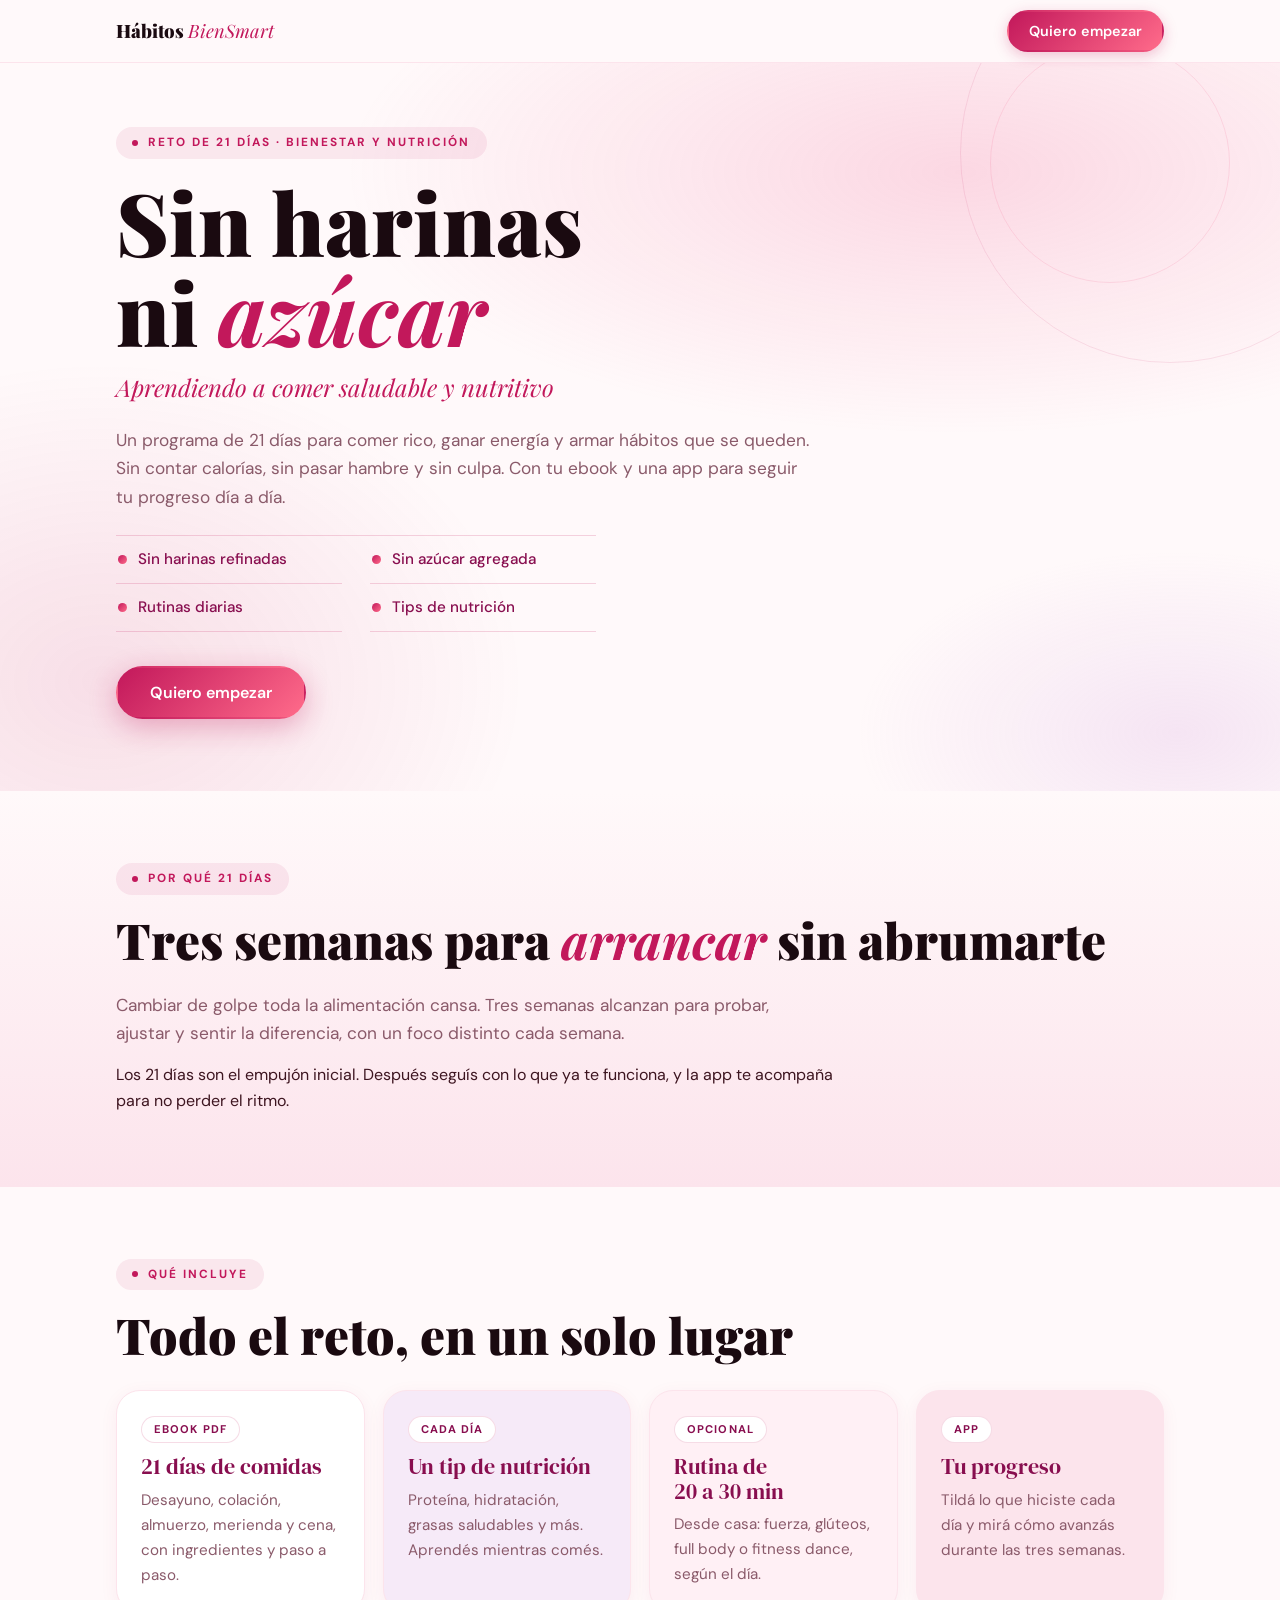
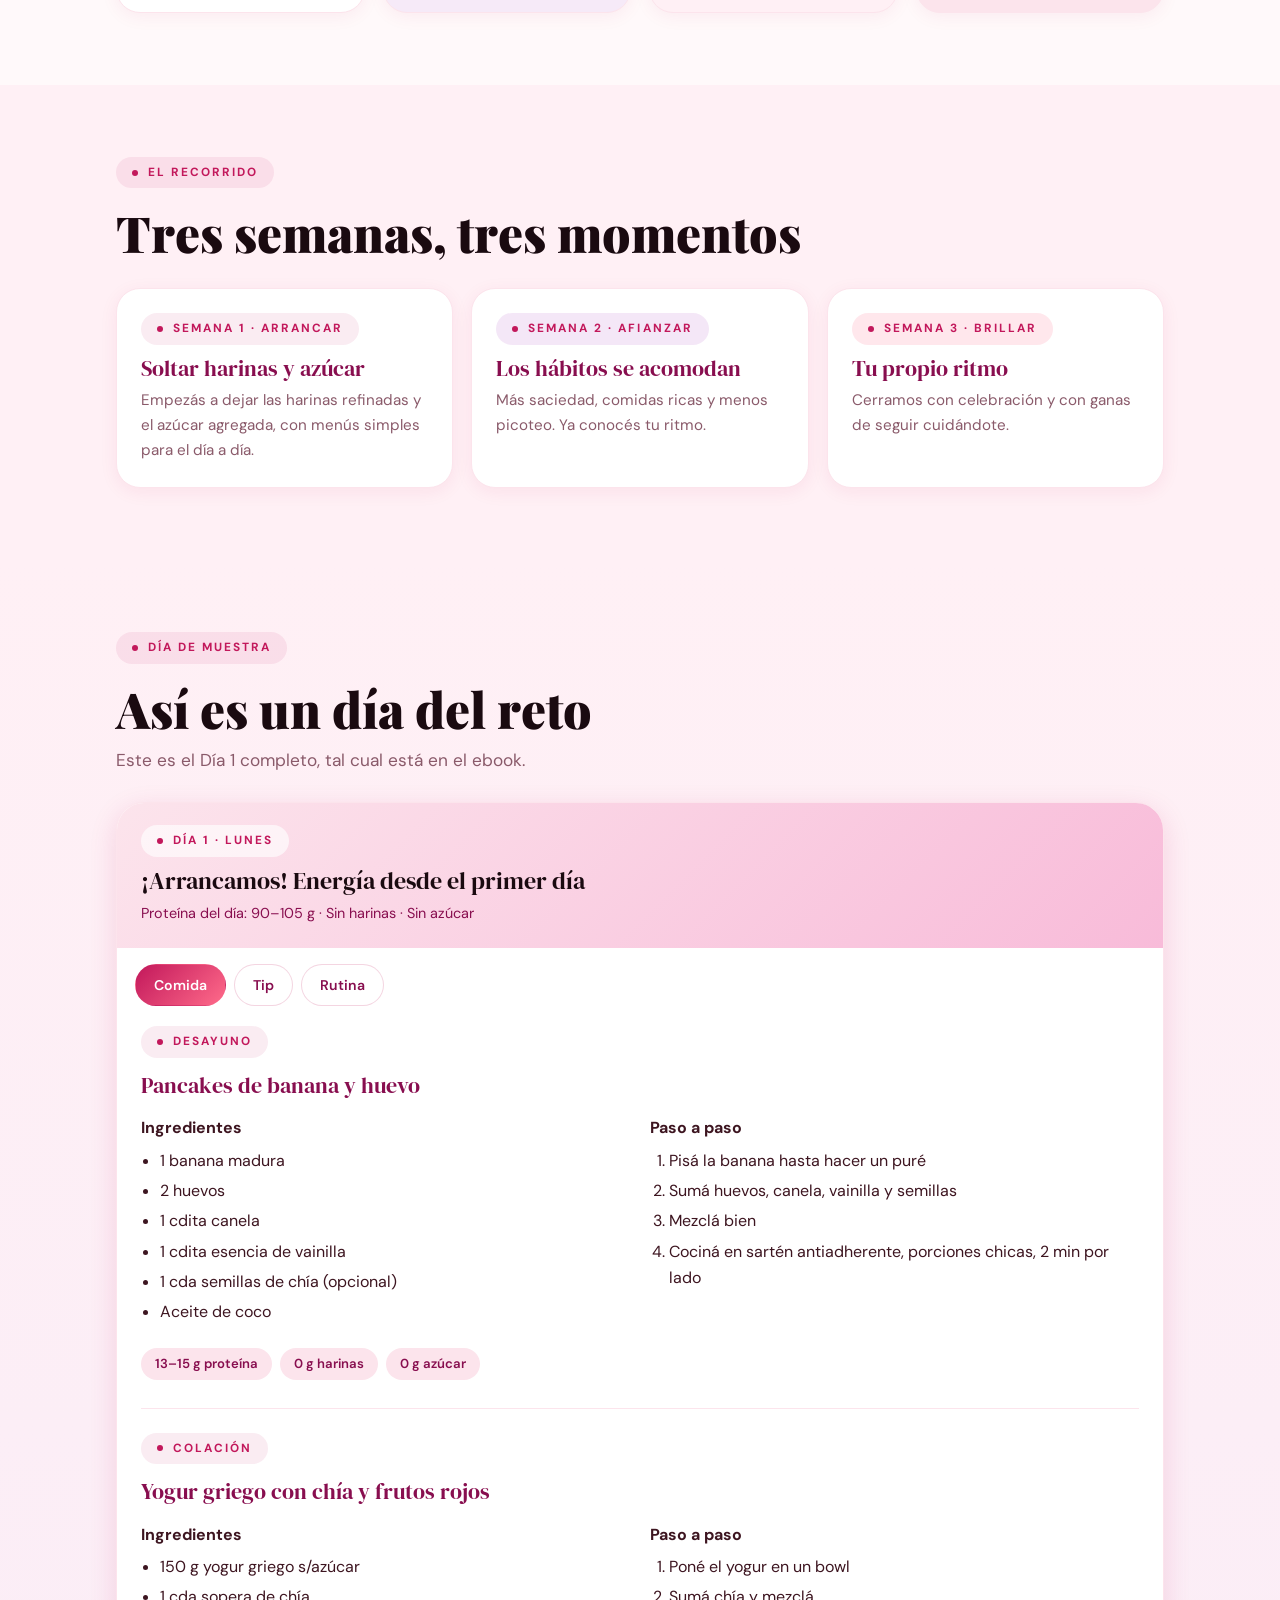
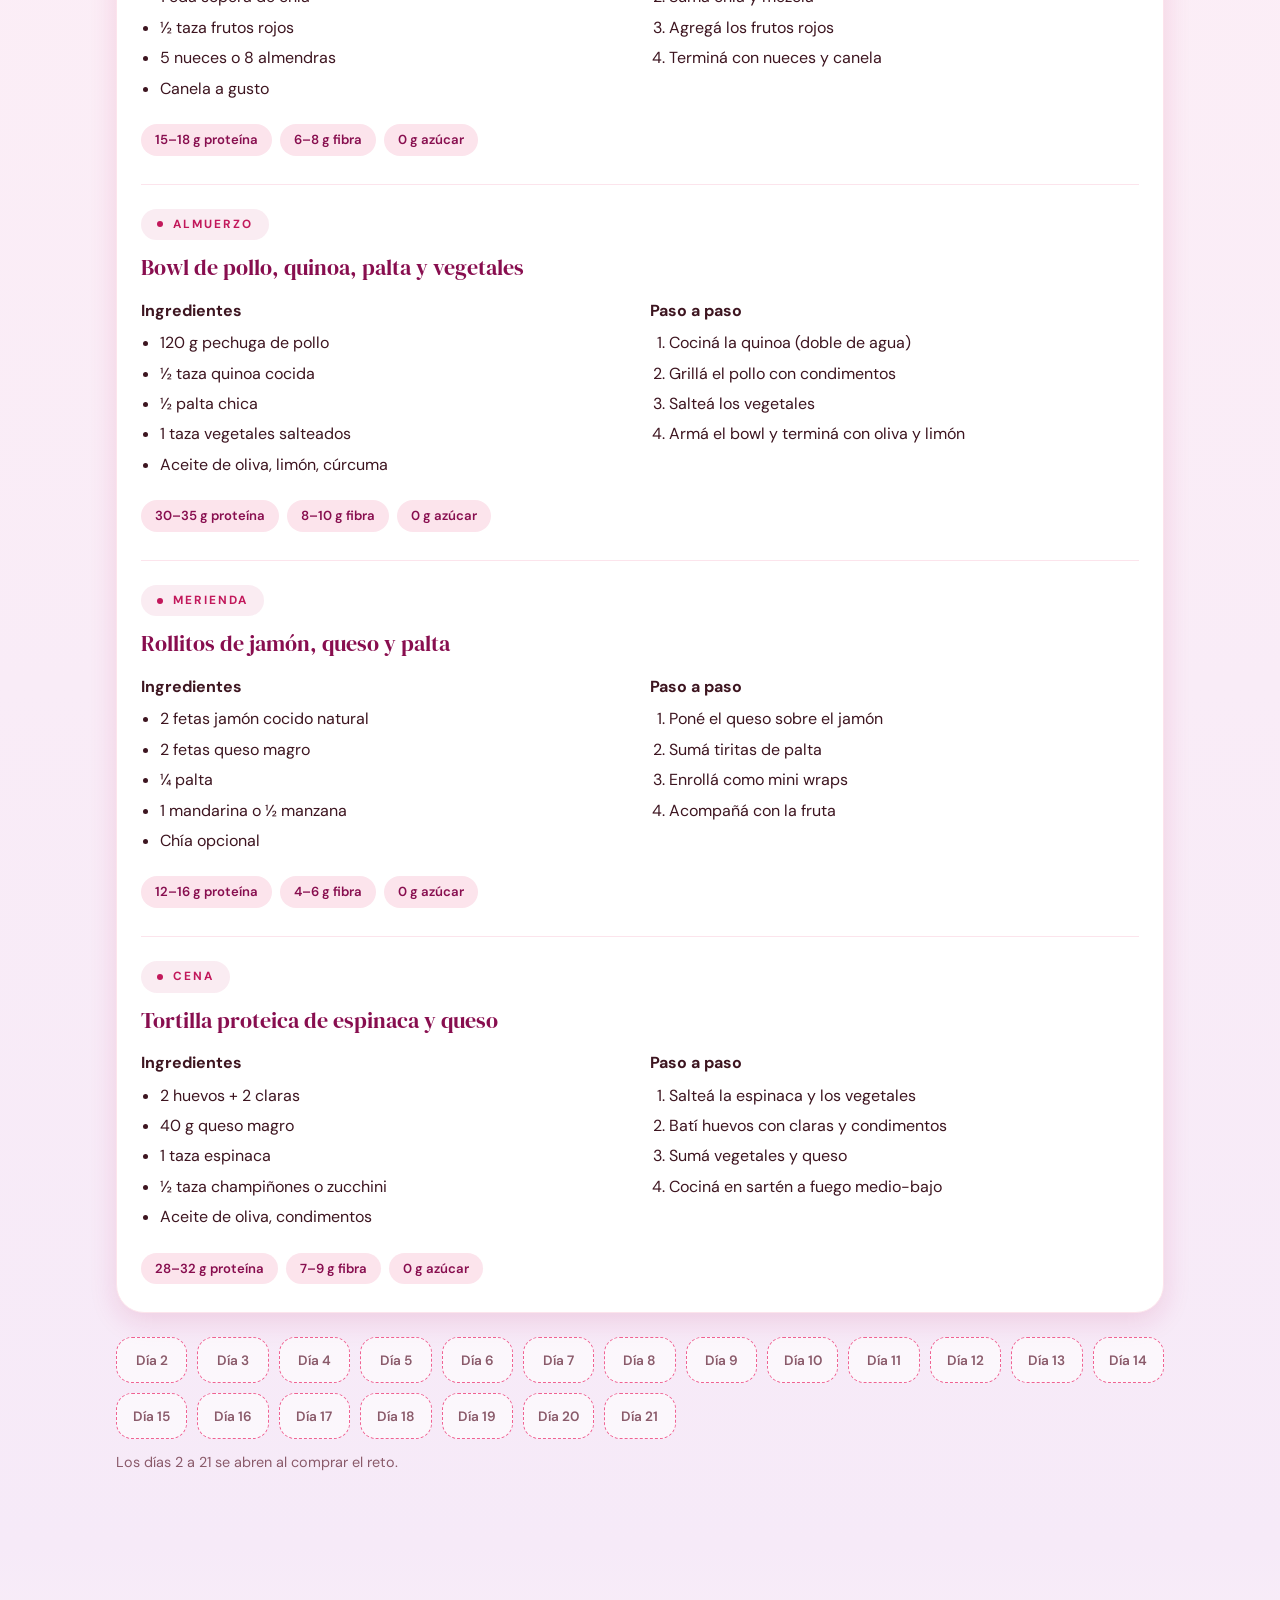
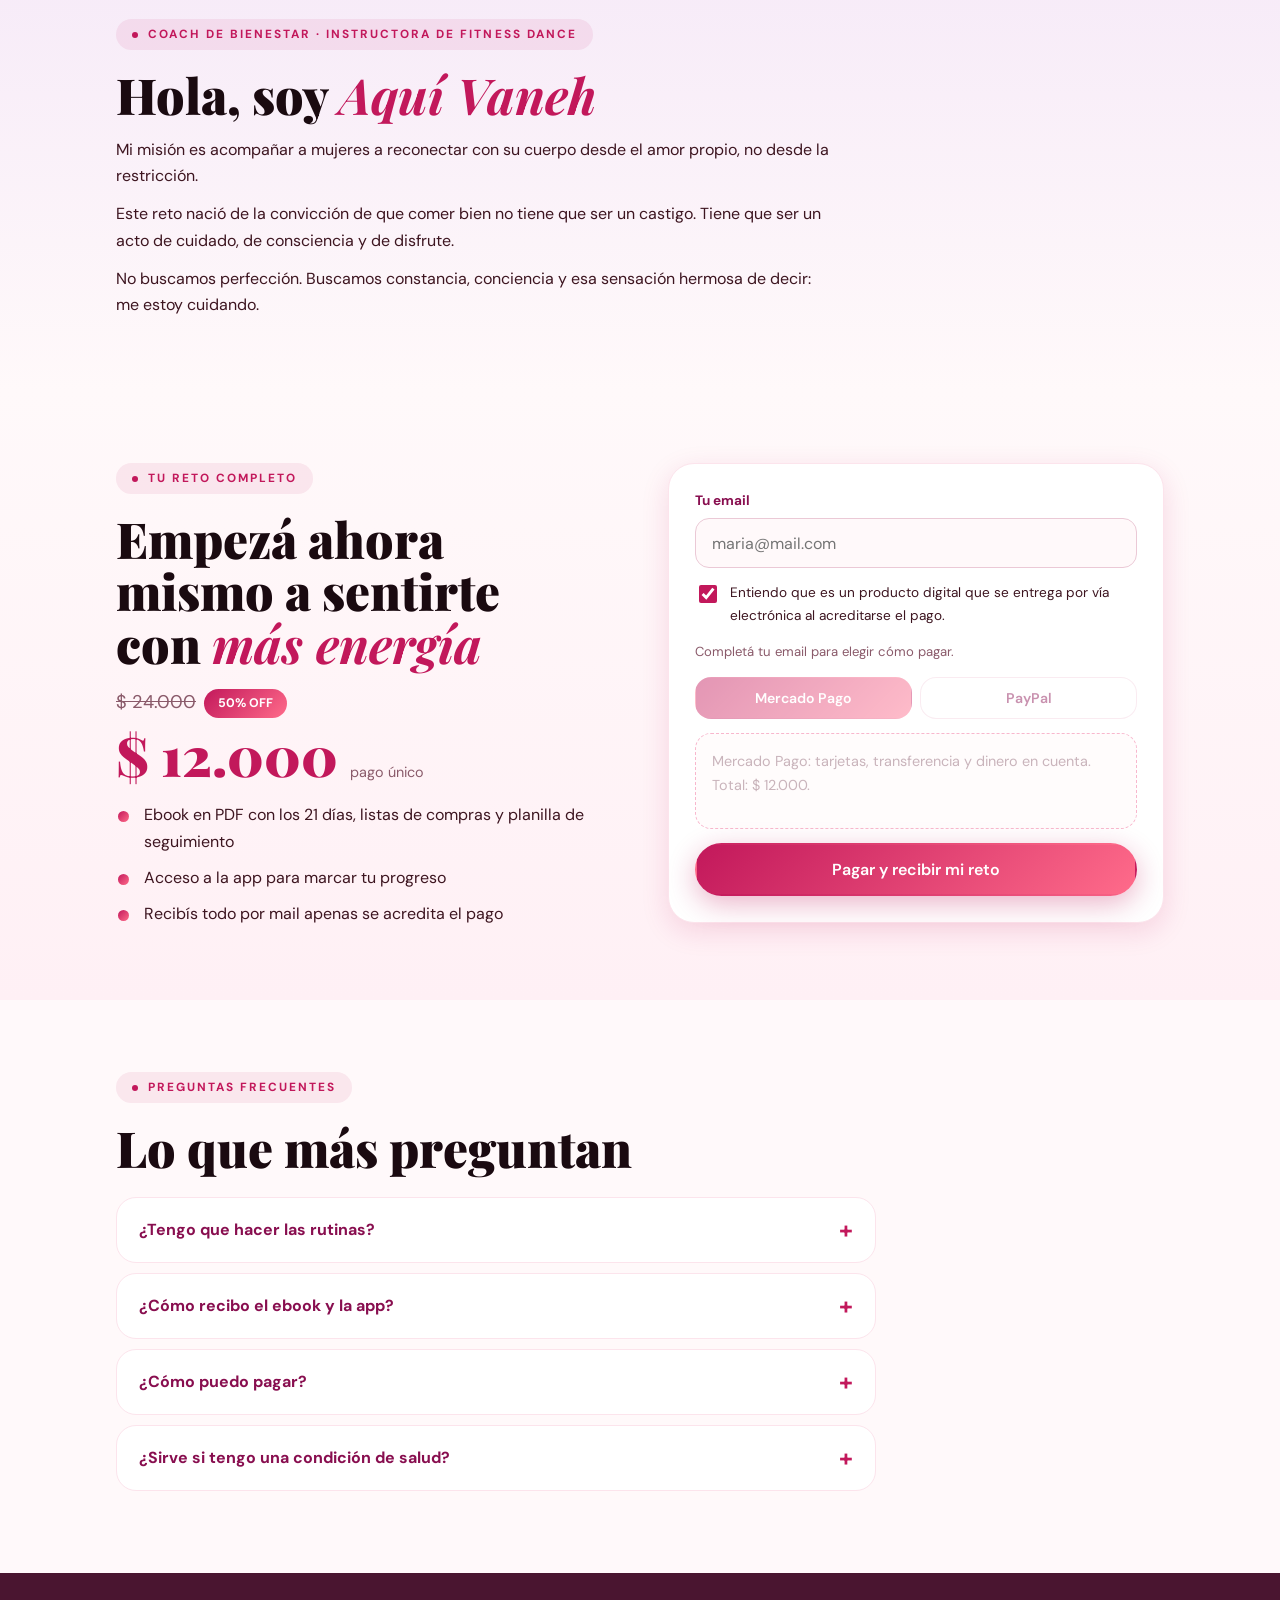
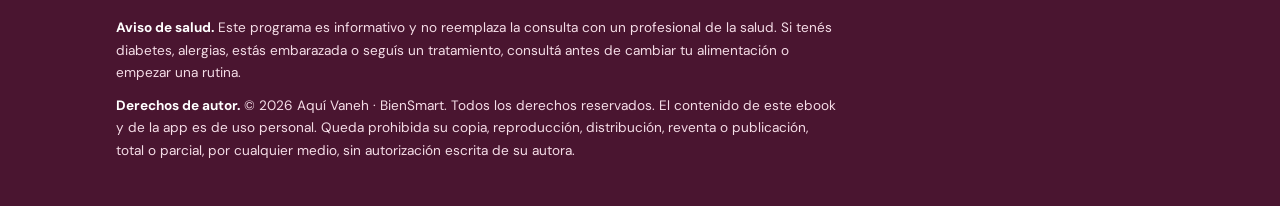
<file: habitos-biensmart/index.html>
<!doctype html>
<html lang="es">
<head>
<meta charset="utf-8">
<meta name="viewport" content="width=device-width, initial-scale=1, viewport-fit=cover">
<title>Hábitos BienSmart</title>
<link rel="stylesheet" href="https://fonts.googleapis.com/css2?family=DM+Sans:wght@400;500;600;700&family=DM+Serif+Display:ital@0;1&family=Playfair+Display:ital,wght@0,700;0,900;1,400;1,700&display=swap">
<style>
/* Concepto: la estética original de Aquí Vaneh. Crema con degradés pastel, pastillas blancas, formas orgánicas y botón magenta a coral. */
:root{
  --magenta:#C2185B; --magenta-d:#880E4F; --rose:#F06292; --rose-l:#FCE4EC; --rose-m:#F8BBD9;
  --blush:#FFF0F5; --cream:#FFF9FA; --coral:#FF6B8A; --lilac:#CE93D8; --lilac-l:#F6EAF8;
  --dark:#1A0A10; --ink:#3D1520; --mid:#4A1530; --muted:#8A5A6A; --white:#FFFFFF;
  --display:'DM Serif Display',Georgia,serif; --accent:'Playfair Display',Georgia,serif; --body:'DM Sans',system-ui,sans-serif;
  --shadow:0 8px 28px rgba(194,24,91,.14);
  color-scheme:light;
}
*{box-sizing:border-box}
html{scroll-behavior:smooth}
body{margin:0;background:var(--cream);color:var(--ink);font-family:var(--body);font-size:16px;line-height:1.65;overflow-x:hidden}
.wrap{max-width:1080px;margin-inline:auto;padding-left:max(16px,env(safe-area-inset-left,0px));padding-right:max(16px,env(safe-area-inset-right,0px));position:relative;z-index:1}
section{padding-block:72px;position:relative;overflow:hidden}
h1,h2,h3,h4{margin:0;text-wrap:balance}
h1,h2{font-family:var(--accent);font-weight:900;line-height:1.05;color:var(--dark)}
h2{font-size:clamp(2rem,5.4vw,3.1rem)}
h3{font-family:var(--display);font-weight:400;font-size:1.35rem;line-height:1.15;color:var(--magenta-d)}
em{font-family:var(--accent);font-style:italic;font-weight:700;color:var(--magenta)}
p{margin:0}
.eyebrow{display:inline-flex;align-items:center;gap:10px;font-size:.74rem;letter-spacing:.17em;text-transform:uppercase;font-weight:700;color:var(--magenta);background:rgba(194,24,91,.08);padding:6px 16px;border-radius:100px;margin-bottom:18px}
.eyebrow::before{content:"";width:6px;height:6px;border-radius:50%;background:var(--magenta)}
.lead{font-size:1.08rem;color:var(--muted);max-width:58ch}
.btn{display:inline-flex;align-items:center;justify-content:center;min-height:50px;padding:14px 32px;border-radius:100px;border:2px solid transparent;background:linear-gradient(135deg,var(--magenta),var(--coral));color:var(--white);font:600 1rem var(--body);cursor:pointer;text-decoration:none;box-shadow:0 8px 28px rgba(194,24,91,.32);transition:transform .2s,box-shadow .2s}
.btn:hover{transform:translateY(-3px);box-shadow:0 14px 36px rgba(194,24,91,.4)}
.btn:focus-visible,input:focus-visible,summary:focus-visible,.tab:focus-visible,.locked button:focus-visible{outline:3px solid var(--rose);outline-offset:3px}
.btn.ghost{background:var(--white);color:var(--magenta-d);border-color:rgba(194,24,91,.25);box-shadow:0 2px 10px rgba(194,24,91,.08)}
.btn.ghost:hover{background:var(--rose-l)}
.row{display:flex;flex-wrap:wrap;gap:12px}
.pills{display:grid;grid-template-columns:repeat(2,minmax(0,1fr));gap:0 28px;margin:0 0 34px;padding:0;list-style:none;max-width:480px;border-top:1px solid rgba(194,24,91,.18)}
.pills li{position:relative;padding:11px 0 11px 22px;border-bottom:1px solid rgba(194,24,91,.18);font-size:.95rem;font-weight:500;color:var(--magenta-d)}
.pills li::before{content:"";position:absolute;left:2px;top:50%;width:9px;height:9px;margin-top:-4.5px;border-radius:50%;background:linear-gradient(135deg,var(--magenta),var(--coral))}
@media(max-width:420px){.pills{grid-template-columns:1fr}}
.deco{position:absolute;border-radius:50%;pointer-events:none}
/* header */
header{position:sticky;top:env(safe-area-inset-top,0px);z-index:20;background:rgba(255,249,250,.92);backdrop-filter:blur(8px);border-bottom:1px solid var(--rose-l)}
body::before{content:"";position:fixed;inset:0 0 auto;height:env(safe-area-inset-top,0px);z-index:30;background:var(--cream)}
header .wrap{display:flex;align-items:center;justify-content:space-between;gap:12px;padding-block:10px}
.brand{font-family:var(--accent);font-weight:900;color:var(--dark);font-size:1.15rem;text-decoration:none}
.brand span{color:var(--magenta);font-style:italic;font-weight:400}
header .btn{min-height:42px;padding:8px 20px;font-size:.9rem;box-shadow:0 4px 14px rgba(194,24,91,.25)}
/* hero */
.hero{background:radial-gradient(ellipse 80% 60% at 75% 15%,rgba(240,98,146,.22),transparent 60%),radial-gradient(ellipse 60% 80% at 8% 85%,rgba(194,24,91,.12),transparent 55%),radial-gradient(ellipse 50% 50% at 92% 92%,rgba(206,147,216,.2),transparent 50%),var(--cream);padding-block:64px 72px}
.hero .wrap{display:grid;grid-template-columns:1fr;gap:40px;align-items:center}
.hero h1{font-size:clamp(2.9rem,10vw,5.4rem);margin-bottom:10px}
.hero .sub{font-family:var(--accent);font-style:italic;font-size:clamp(1.1rem,3vw,1.5rem);color:var(--magenta);margin-bottom:18px}
.hero .lead{margin-bottom:24px}
.visual{position:relative;display:grid;place-items:center;min-height:340px}
.blob{position:relative;width:min(320px,78vw);aspect-ratio:4/5;background:linear-gradient(145deg,var(--rose-l),rgba(194,24,91,.12));border-radius:60% 40% 55% 45%/45% 55% 45% 55%;animation:morph 8s ease-in-out infinite}
.blob i{position:absolute;inset:16px;background:linear-gradient(160deg,#FCE4EC,#F8BBD9 55%,#F48FB1);border-radius:inherit;box-shadow:var(--shadow);display:grid;place-content:center;text-align:center;padding:20px}
.blob b{font-family:var(--accent);font-weight:900;font-size:clamp(4.5rem,18vw,6.5rem);line-height:.9;color:var(--white);text-shadow:0 4px 18px rgba(194,24,91,.3);font-style:normal}
.blob span{font-size:.8rem;letter-spacing:.18em;text-transform:uppercase;font-weight:700;color:var(--magenta-d)}
.float{position:absolute;background:var(--white);border-radius:16px;padding:9px 14px;box-shadow:0 6px 22px rgba(194,24,91,.15);font-size:.8rem;font-weight:700;color:var(--magenta-d);animation:bob 4s ease-in-out infinite}
.float.a{top:6%;left:0}.float.b{top:22%;right:0;animation-delay:-1.5s}.float.c{bottom:10%;left:2%;animation-delay:-3s}
@keyframes morph{0%,100%{border-radius:60% 40% 55% 45%/45% 55% 45% 55%}50%{border-radius:40% 60% 45% 55%/55% 45% 55% 45%}}
@keyframes bob{0%,100%{transform:translateY(0)}50%{transform:translateY(-10px)}}
/* why 21 */
.why{background:linear-gradient(180deg,var(--cream),var(--rose-l))}
.why-grid{display:grid;grid-template-columns:1fr;gap:30px;margin-top:26px;align-items:center}
.bigcircle{aspect-ratio:1;width:min(220px,60%);border-radius:50%;background:radial-gradient(circle at 30% 25%,var(--white),var(--rose-m));box-shadow:var(--shadow);display:grid;place-content:center;text-align:center;font-family:var(--accent);color:var(--magenta)}
.bigcircle b{font-size:4.8rem;line-height:1;font-weight:900}
.bigcircle small{font-family:var(--body);font-size:.8rem;letter-spacing:.16em;text-transform:uppercase;font-weight:700;color:var(--magenta-d)}
.why p+p{margin-top:14px}
.note{font-size:.82rem;color:var(--muted)}
.why-grid{max-width:720px}
/* cards */
.cards{display:grid;grid-template-columns:repeat(auto-fit,minmax(230px,1fr));gap:18px;margin-top:30px}
.card{background:var(--white);border:1px solid var(--rose-l);border-radius:24px;padding:24px;box-shadow:0 4px 18px rgba(194,24,91,.06)}
.card:nth-child(2){background:var(--lilac-l)}.card:nth-child(3){background:var(--blush)}.card:nth-child(4){background:var(--rose-l)}
.card h3{margin-bottom:8px}
.card p{color:var(--muted);font-size:.95rem}
.tag{display:inline-block;background:var(--white);color:var(--magenta-d);border-radius:100px;font-size:.7rem;font-weight:700;padding:3px 12px;letter-spacing:.1em;text-transform:uppercase;margin-bottom:12px;border:1px solid rgba(194,24,91,.15)}
/* weeks */
.weeks-sec{background:var(--blush)}
.weeks{display:grid;gap:18px;margin-top:30px;grid-template-columns:1fr}
.week{background:var(--white);border-radius:24px;padding:24px;box-shadow:0 4px 18px rgba(194,24,91,.07);border:1px solid var(--rose-l)}
.week .eyebrow{margin-bottom:12px}
.week:nth-child(2) .eyebrow{background:rgba(206,147,216,.22)}
.week:nth-child(3) .eyebrow{background:rgba(255,107,138,.16)}
.week h3{margin-bottom:6px}
.week p{color:var(--muted);font-size:.95rem}
@media(min-width:800px){.weeks{grid-template-columns:repeat(3,1fr)}}
/* sample */
.sample{background:linear-gradient(180deg,var(--blush),var(--lilac-l))}
.day{background:var(--white);border:1px solid var(--rose-l);border-radius:28px;overflow:hidden;margin-top:28px;box-shadow:var(--shadow)}
.day-head{background:linear-gradient(135deg,var(--rose-l),var(--rose-m));padding:22px 24px}
.day-head .eyebrow{background:rgba(255,255,255,.65);margin-bottom:10px}
.day-head h3{color:var(--dark);font-size:1.5rem}
.tabs{display:flex;flex-wrap:wrap;gap:8px;padding:16px 18px 0}
.tab{border:1px solid rgba(194,24,91,.18);background:var(--white);color:var(--magenta-d);border-radius:100px;padding:8px 18px;font:600 .88rem var(--body);cursor:pointer;min-height:42px}
.tab[aria-selected="true"]{background:linear-gradient(135deg,var(--magenta),var(--coral));color:var(--white);border-color:transparent}
.panel{padding:20px 24px 28px}
.panel h4{font-family:var(--display);font-weight:400;font-size:1.35rem;color:var(--magenta-d);margin:0 0 12px}
.panel .eyebrow{margin-bottom:10px}
.cols{display:grid;grid-template-columns:1fr;gap:20px}
@media(min-width:680px){.cols{grid-template-columns:1fr 1fr}}
.panel ul,.panel ol{margin:6px 0 0;padding-left:1.2rem}
.panel li{margin-bottom:4px}
.meal+.meal{margin-top:28px;padding-top:24px;border-top:1px solid var(--rose-l)}
.macros{display:flex;flex-wrap:wrap;gap:8px;margin-top:18px}
.macros span{background:var(--rose-l);color:var(--magenta-d);border-radius:100px;padding:5px 14px;font-size:.82rem;font-weight:600}
.locked{display:grid;grid-template-columns:repeat(auto-fill,minmax(70px,1fr));gap:10px;margin-top:24px}
.locked button{border:1px dashed var(--rose);background:rgba(255,255,255,.6);color:var(--muted);border-radius:16px;padding:10px 0;font:600 .85rem var(--body);cursor:pointer;min-height:46px}
.locked button:hover{background:var(--white);color:var(--magenta-d)}
.locked-note{font-size:.9rem;color:var(--muted);margin-top:12px}
/* about */
.about-sec{background:linear-gradient(180deg,var(--lilac-l),var(--cream))}
.about{display:grid;grid-template-columns:1fr;gap:34px;align-items:center}
.portrait{position:relative;width:min(300px,80%);aspect-ratio:4/5;border-radius:60% 40% 55% 45%/45% 55% 45% 55%;background:linear-gradient(160deg,var(--rose-l),var(--rose-m) 55%,#F48FB1);box-shadow:var(--shadow);display:grid;place-content:center;color:var(--white);font-family:var(--accent);font-weight:700;font-size:1.1rem;text-align:center;padding:20px;text-shadow:0 2px 10px rgba(194,24,91,.35)}
.about>div{max-width:720px}
.about p+p{margin-top:12px}
/* lead magnet */
.magnet{background:linear-gradient(135deg,var(--rose-l),var(--lilac-l))}
.mag-grid{display:grid;grid-template-columns:1fr;gap:32px;align-items:center}
@media(min-width:800px){.mag-grid{grid-template-columns:1.1fr 1fr;gap:56px}}
form.box{background:var(--white);border-radius:26px;padding:26px;display:grid;gap:14px;box-shadow:var(--shadow)}
label{font-size:.85rem;font-weight:700;color:var(--magenta-d);display:grid;gap:6px}
input[type=text],input[type=email]{font:1rem var(--body);padding:12px 16px;border:1.5px solid #EBC9D6;border-radius:14px;background:var(--cream);color:var(--ink);width:100%;min-height:50px}
.check{display:flex;gap:10px;align-items:flex-start;font-weight:400;font-size:.85rem;color:var(--ink)}
.check input{margin-top:3px;width:18px;height:18px;accent-color:var(--magenta);flex:none}
.msg{font-size:.9rem;padding:12px 16px;border-radius:14px;background:#E8F5E9;color:#1B5E20}
.err{font-size:.82rem;color:#B00020;min-height:1em}
/* buy */
.buy{background:linear-gradient(180deg,var(--cream),var(--blush))}
.buy-grid{display:grid;grid-template-columns:1fr;gap:32px;align-items:start}
@media(min-width:800px){.buy-grid{grid-template-columns:1fr 1fr;gap:56px}}
.price{font-family:var(--accent);font-weight:900;font-size:3.4rem;color:var(--magenta);line-height:1;margin:10px 0 4px}
.price small{font-family:var(--body);font-weight:400;font-size:.9rem;color:var(--muted)}
.price-old{font-size:1.15rem;color:var(--muted);text-decoration:line-through}
.off-badge{display:inline-block;background:linear-gradient(135deg,var(--magenta),var(--coral));color:var(--white);border-radius:100px;font-size:.78rem;font-weight:700;padding:4px 14px;margin-left:8px;vertical-align:middle}
.incl{list-style:none;padding:0;margin:20px 0 0;display:grid;gap:10px}
.incl li{padding-left:28px;position:relative}
.incl li::before{content:"";position:absolute;left:2px;top:.55em;width:11px;height:11px;border-radius:50%;background:linear-gradient(135deg,var(--magenta),var(--coral))}
.pay{background:var(--white);border:1px solid var(--rose-l);border-radius:26px;padding:26px;display:grid;gap:14px;box-shadow:var(--shadow)}
.paytabs{display:grid;grid-template-columns:1fr 1fr;gap:8px}
.paytabs .tab{border-radius:16px;text-align:center}
.paybody{border:1.5px dashed var(--rose);border-radius:16px;padding:16px;font-size:.9rem;color:var(--muted);min-height:96px;background:var(--cream)}
.pay.off .paytabs,.pay.off .paybody{opacity:.45;pointer-events:none}
.hint{font-size:.82rem;color:var(--muted)}
/* faq */
.faq-sec{background:var(--cream)}
details{background:var(--white);border:1px solid var(--rose-l);border-radius:20px;padding:16px 22px;margin-bottom:10px}
summary{cursor:pointer;font-weight:700;color:var(--magenta-d);list-style:none;display:flex;justify-content:space-between;gap:12px;min-height:32px;align-items:center}
summary::after{content:"+";font-size:1.5rem;line-height:1;color:var(--magenta)}
details[open] summary::after{content:"–"}
summary::-webkit-details-marker{display:none}
details p{color:var(--muted);margin-top:8px;max-width:64ch}
/* footer */
footer{background:var(--mid);color:#F5DDE7;padding-block:44px}
footer p{font-size:.85rem;max-width:80ch}
footer p+p{margin-top:10px}
footer strong,footer a{color:var(--white)}
.toast{position:fixed;left:50%;bottom:calc(20px + env(safe-area-inset-bottom,0px));transform:translate(-50%,20px);background:var(--mid);color:var(--white);padding:12px 22px;border-radius:100px;font-size:.9rem;opacity:0;pointer-events:none;transition:.25s;z-index:40;max-width:calc(100% - 32px);text-align:center}
.toast.show{opacity:1;transform:translate(-50%,0)}
@media(max-width:600px){.hero .row{flex-direction:column}.hero .row .btn,.pay .btn,form.box .btn{width:100%}}
@media(max-width:600px){.eyebrow{display:flex;align-items:flex-start;gap:8px;background:none!important;padding:0;border-radius:0;font-size:.72rem;letter-spacing:.12em;line-height:1.5}.eyebrow::before{flex:none;margin-top:.5em}}
@media(prefers-reduced-motion:reduce){*{animation:none!important;transition:none!important;scroll-behavior:auto!important}}
</style>
</head>
<body>

<header>
  <div class="wrap">
    <a class="brand" href="#top">Hábitos <span>BienSmart</span></a>
    <a class="btn" href="#comprar">Quiero empezar</a>
  </div>
</header>

<main id="top">
<section class="hero">
  <div class="deco" style="width:420px;height:420px;border:1px solid rgba(194,24,91,.1);top:-120px;right:-100px"></div>
  <div class="deco" style="width:240px;height:240px;border:1px solid rgba(240,98,146,.16);top:-20px;right:50px"></div>
  <div class="wrap">
    <div>
      <span class="eyebrow">Reto de 21 días · Bienestar y nutrición</span>
      <h1>Sin harinas<br>ni <em>azúcar</em></h1>
      <p class="sub">Aprendiendo a comer saludable y nutritivo</p>
      <p class="lead">Un programa de 21 días para comer rico, ganar energía y armar hábitos que se queden. Sin contar calorías, sin pasar hambre y sin culpa. Con tu ebook y una app para seguir tu progreso día a día.</p>
      <ul class="pills">
        <li>Sin harinas refinadas</li><li>Sin azúcar agregada</li><li>Rutinas diarias</li><li>Tips de nutrición</li>
      </ul>
      <div class="row">
        <a class="btn" href="#comprar">Quiero empezar</a>
      </div>
    </div>
  </div>
</section>

<section class="why" id="por-que">
  <div class="wrap">
    <span class="eyebrow">Por qué 21 días</span>
    <h2>Tres semanas para <em>arrancar</em> sin abrumarte</h2>
    <div class="why-grid">
      <div>
        <p class="lead">Cambiar de golpe toda la alimentación cansa. Tres semanas alcanzan para probar, ajustar y sentir la diferencia, con un foco distinto cada semana.</p>
        <p>Los 21 días son el empujón inicial. Después seguís con lo que ya te funciona, y la app te acompaña para no perder el ritmo.</p>
      </div>
    </div>
  </div>
</section>

<section id="incluye">
  <div class="wrap">
    <span class="eyebrow">Qué incluye</span>
    <h2>Todo el reto, en un solo lugar</h2>
    <div class="cards">
      <div class="card"><span class="tag">Ebook PDF</span><h3>21 días de comidas</h3><p>Desayuno, colación, almuerzo, merienda y cena, con ingredientes y paso a paso.</p></div>
      <div class="card"><span class="tag">Cada día</span><h3>Un tip de nutrición</h3><p>Proteína, hidratación, grasas saludables y más. Aprendés mientras comés.</p></div>
      <div class="card"><span class="tag">Opcional</span><h3>Rutina de 20 a 30 min</h3><p>Desde casa: fuerza, glúteos, full body o fitness dance, según el día.</p></div>
      <div class="card"><span class="tag">App</span><h3>Tu progreso</h3><p>Tildá lo que hiciste cada día y mirá cómo avanzás durante las tres semanas.</p></div>
    </div>
  </div>
</section>

<section class="weeks-sec" id="semanas">
  <div class="wrap">
    <span class="eyebrow">El recorrido</span>
    <h2>Tres semanas, tres momentos</h2>
    <div class="weeks">
      <div class="week"><span class="eyebrow">Semana 1 · Arrancar</span><h3>Soltar harinas y azúcar</h3><p>Empezás a dejar las harinas refinadas y el azúcar agregada, con menús simples para el día a día.</p></div>
      <div class="week"><span class="eyebrow">Semana 2 · Afianzar</span><h3>Los hábitos se acomodan</h3><p>Más saciedad, comidas ricas y menos picoteo. Ya conocés tu ritmo.</p></div>
      <div class="week"><span class="eyebrow">Semana 3 · Brillar</span><h3>Tu propio ritmo</h3><p>Cerramos con celebración y con ganas de seguir cuidándote.</p></div>
    </div>
  </div>
</section>

<section class="sample" id="muestra">
  <div class="wrap">
    <span class="eyebrow">Día de muestra</span>
    <h2>Así es un día del reto</h2>
    <p class="lead" style="margin-top:12px">Este es el Día 1 completo, tal cual está en el ebook.</p>
    <div class="day">
      <div class="day-head"><span class="eyebrow">Día 1 · Lunes</span><h3>¡Arrancamos! Energía desde el primer día</h3><p style="margin-top:8px;font-size:.9rem;color:var(--magenta-d)">Proteína del día: 90–105 g · Sin harinas · Sin azúcar</p></div>
      <div class="tabs" role="tablist" aria-label="Contenido del día">
        <button class="tab" role="tab" id="t-com" aria-selected="true" aria-controls="p-com" data-p="p-com">Comida</button>
        <button class="tab" role="tab" id="t-tip" aria-selected="false" aria-controls="p-tip" data-p="p-tip">Tip</button>
        <button class="tab" role="tab" id="t-rut" aria-selected="false" aria-controls="p-rut" data-p="p-rut">Rutina</button>
      </div>
      <div class="panel" id="p-com" role="tabpanel" aria-labelledby="t-com">
        <div class="meal">
          <span class="eyebrow">Desayuno</span>
          <h4>Pancakes de banana y huevo</h4>
          <div class="cols">
            <div><strong>Ingredientes</strong><ul><li>1 banana madura</li><li>2 huevos</li><li>1 cdita canela</li><li>1 cdita esencia de vainilla</li><li>1 cda semillas de chía (opcional)</li><li>Aceite de coco</li></ul></div>
            <div><strong>Paso a paso</strong><ol><li>Pisá la banana hasta hacer un puré</li><li>Sumá huevos, canela, vainilla y semillas</li><li>Mezclá bien</li><li>Cociná en sartén antiadherente, porciones chicas, 2 min por lado</li></ol></div>
          </div>
          <div class="macros"><span>13–15 g proteína</span><span>0 g harinas</span><span>0 g azúcar</span></div>
        </div>
        <div class="meal">
          <span class="eyebrow">Colación</span>
          <h4>Yogur griego con chía y frutos rojos</h4>
          <div class="cols">
            <div><strong>Ingredientes</strong><ul><li>150 g yogur griego s/azúcar</li><li>1 cda sopera de chía</li><li>½ taza frutos rojos</li><li>5 nueces o 8 almendras</li><li>Canela a gusto</li></ul></div>
            <div><strong>Paso a paso</strong><ol><li>Poné el yogur en un bowl</li><li>Sumá chía y mezclá</li><li>Agregá los frutos rojos</li><li>Terminá con nueces y canela</li></ol></div>
          </div>
          <div class="macros"><span>15–18 g proteína</span><span>6–8 g fibra</span><span>0 g azúcar</span></div>
        </div>
        <div class="meal">
          <span class="eyebrow">Almuerzo</span>
          <h4>Bowl de pollo, quinoa, palta y vegetales</h4>
          <div class="cols">
            <div><strong>Ingredientes</strong><ul><li>120 g pechuga de pollo</li><li>½ taza quinoa cocida</li><li>½ palta chica</li><li>1 taza vegetales salteados</li><li>Aceite de oliva, limón, cúrcuma</li></ul></div>
            <div><strong>Paso a paso</strong><ol><li>Cociná la quinoa (doble de agua)</li><li>Grillá el pollo con condimentos</li><li>Salteá los vegetales</li><li>Armá el bowl y terminá con oliva y limón</li></ol></div>
          </div>
          <div class="macros"><span>30–35 g proteína</span><span>8–10 g fibra</span><span>0 g azúcar</span></div>
        </div>
        <div class="meal">
          <span class="eyebrow">Merienda</span>
          <h4>Rollitos de jamón, queso y palta</h4>
          <div class="cols">
            <div><strong>Ingredientes</strong><ul><li>2 fetas jamón cocido natural</li><li>2 fetas queso magro</li><li>¼ palta</li><li>1 mandarina o ½ manzana</li><li>Chía opcional</li></ul></div>
            <div><strong>Paso a paso</strong><ol><li>Poné el queso sobre el jamón</li><li>Sumá tiritas de palta</li><li>Enrollá como mini wraps</li><li>Acompañá con la fruta</li></ol></div>
          </div>
          <div class="macros"><span>12–16 g proteína</span><span>4–6 g fibra</span><span>0 g azúcar</span></div>
        </div>
        <div class="meal">
          <span class="eyebrow">Cena</span>
          <h4>Tortilla proteica de espinaca y queso</h4>
          <div class="cols">
            <div><strong>Ingredientes</strong><ul><li>2 huevos + 2 claras</li><li>40 g queso magro</li><li>1 taza espinaca</li><li>½ taza champiñones o zucchini</li><li>Aceite de oliva, condimentos</li></ul></div>
            <div><strong>Paso a paso</strong><ol><li>Salteá la espinaca y los vegetales</li><li>Batí huevos con claras y condimentos</li><li>Sumá vegetales y queso</li><li>Cociná en sartén a fuego medio-bajo</li></ol></div>
          </div>
          <div class="macros"><span>28–32 g proteína</span><span>7–9 g fibra</span><span>0 g azúcar</span></div>
        </div>
      </div>
      <div class="panel" id="p-tip" role="tabpanel" aria-labelledby="t-tip" hidden>
        <span class="eyebrow">Tip 1</span>
        <h4>La proteína: tu mejor aliada</h4>
        <p>No esperés a la cena para acordarte de la proteína. Lo ideal es repartirla durante el día: desayuno, almuerzo, merienda y cena. Cada comida principal debería tener al menos 25 g.</p>
        <ul style="margin-top:12px"><li>Mantiene y repara músculo, mejora la saciedad y cuida el metabolismo.</li><li>Reduce el picoteo y la ansiedad por dulce al mantener niveles de glucosa estables.</li><li>Meta del reto: 1,2 g de proteína por kg de peso corporal por día.</li></ul>
        <p style="margin-top:14px"><strong>Fuentes de proteína</strong></p>
        <ul><li>Huevos — versátiles y económicos</li><li>Yogur griego natural sin azúcar</li><li>Carnes magras: pollo, lomo, nalga</li><li>Pescado, queso magro, ricota</li></ul>
      </div>
      <div class="panel" id="p-rut" role="tabpanel" aria-labelledby="t-rut" hidden>
        <span class="eyebrow">Cuerpo completo</span>
        <h4>Activación general, fuerza básica y energía para empezar la semana.</h4>
        <div class="cols">
          <div><strong>Calentamiento</strong><ul><li>Marcha en el lugar — 1 min</li><li>Círculos de hombros</li><li>Sentadillas suaves — 10 reps</li><li>Movilidad de cadera</li><li>Respiración profunda — 1 min</li></ul></div>
          <div><strong>Ejercicios</strong><ol><li>Sentadillas: 12 repeticiones</li><li>Flexiones (rodillas o pared): 10 repeticiones</li><li>Puente de glúteos: 15 repeticiones</li><li>Plancha: 20–30 segundos</li><li>Estocadas alternadas: 10 por pierna</li><li>Abdominal dead bug: 10 por lado</li></ol></div>
        </div>
        <p style="margin-top:14px">3 vueltas · 30–45 seg de descanso entre ejercicios</p>
        <p style="margin-top:8px"><em>Estoy cuidando mi cuerpo, estoy creando mi mejor versión.</em></p>
      </div>
    </div>
    <div class="locked" id="locked" aria-label="Días 2 a 21"></div>
    <p class="locked-note">Los días 2 a 21 se abren al comprar el reto.</p>
  </div>
</section>

<section class="about-sec" id="sobre-vaneh">
  <div class="wrap about">
    <div>
      <span class="eyebrow">Coach de bienestar · Instructora de fitness dance</span>
      <h2>Hola, soy <em>Aquí Vaneh</em></h2>
      <p style="margin-top:16px">Mi misión es acompañar a mujeres a reconectar con su cuerpo desde el amor propio, no desde la restricción.</p>
      <p>Este reto nació de la convicción de que comer bien no tiene que ser un castigo. Tiene que ser un acto de cuidado, de consciencia y de disfrute.</p>
      <p>No buscamos perfección. Buscamos constancia, conciencia y esa sensación hermosa de decir: me estoy cuidando.</p>
    </div>
  </div>
</section>

<section class="buy" id="comprar">
  <div class="wrap buy-grid">
    <div>
      <span class="eyebrow">Tu reto completo</span>
      <h2>Empezá ahora mismo a sentirte con <em>más energía</em></h2>
      <div style="margin-top:18px"><span class="price-old" aria-label="Precio anterior 24.000 pesos">$ 24.000</span><span class="off-badge">50% OFF</span></div>
      <div class="price">$ 12.000 <small>pago único</small></div>
      <ul class="incl">
        <li>Ebook en PDF con los 21 días, listas de compras y planilla de seguimiento</li>
        <li>Acceso a la app para marcar tu progreso</li>
        <li>Recibís todo por mail apenas se acredita el pago</li>
      </ul>
    </div>
    <div class="pay off" id="pay">
      <label for="buy-email">Tu email<input type="email" id="buy-email" autocomplete="email" placeholder="maria@mail.com"></label>
      <label class="check" for="buy-ok"><input type="checkbox" id="buy-ok" checked> Entiendo que es un producto digital que se entrega por vía electrónica al acreditarse el pago.</label>
      <p class="hint" id="payHint">Completá tu email y tildá la casilla para elegir cómo pagar.</p>
      <div class="paytabs" role="tablist" aria-label="Medio de pago">
        <button class="tab" role="tab" aria-selected="true" data-pay="mp" id="tab-mp">Mercado Pago</button>
        <button class="tab" role="tab" aria-selected="false" data-pay="pp" id="tab-pp">PayPal</button>
      </div>
      <div class="paybody" id="paybody">Mercado Pago: tarjetas, transferencia y dinero en cuenta. Total: $ 12.000.</div>
      <button class="btn" type="button" id="payBtn">Pagar y recibir mi reto</button>
    </div>
  </div>
</section>

<section class="faq-sec" id="faq">
  <div class="wrap">
    <span class="eyebrow">Preguntas frecuentes</span>
    <h2>Lo que más preguntan</h2>
    <div style="margin-top:24px;max-width:760px">
      <details><summary>¿Tengo que hacer las rutinas?</summary><p>Son opcionales. Podés hacer solo los menús.</p></details>
      <details><summary>¿Cómo recibo el ebook y la app?</summary><p>Apenas se acredita el pago te llega un mail con el ebook en PDF y el acceso a la app.</p></details>
      <details><summary>¿Cómo puedo pagar?</summary><p>Con Mercado Pago o PayPal. Es un pago único.</p></details>
      <details><summary>¿Sirve si tengo una condición de salud?</summary><p>Consultá antes con tu profesional de la salud. Este programa no reemplaza una consulta.</p></details>
    </div>
  </div>
</section>
</main>

<footer>
  <div class="wrap">
    <p><strong>Aviso de salud.</strong> Este programa es informativo y no reemplaza la consulta con un profesional de la salud. Si tenés diabetes, alergias, estás embarazada o seguís un tratamiento, consultá antes de cambiar tu alimentación o empezar una rutina.</p>
    <p><strong>Derechos de autor.</strong> © 2026 Aquí Vaneh · BienSmart. Todos los derechos reservados. El contenido de este ebook y de la app es de uso personal. Queda prohibida su copia, reproducción, distribución, reventa o publicación, total o parcial, por cualquier medio, sin autorización escrita de su autora.</p>
  </div>
</footer>

<div class="toast" id="toast" role="status"></div>

<script>
(function(){
  var $=function(s){return document.querySelector(s)};
  var toastEl=$('#toast'),tt;
  function toast(m){toastEl.textContent=m;toastEl.classList.add('show');clearTimeout(tt);tt=setTimeout(function(){toastEl.classList.remove('show')},2600)}
  document.querySelectorAll('.tabs .tab').forEach(function(t){
    t.addEventListener('click',function(){
      document.querySelectorAll('.tabs .tab').forEach(function(x){x.setAttribute('aria-selected',x===t)});
      ['p-com','p-tip','p-rut'].forEach(function(id){document.getElementById(id).hidden=(id!==t.dataset.p)});
    });
  });
  var lk=$('#locked');
  for(var i=2;i<=21;i++){(function(d){
    var b=document.createElement('button');b.type='button';b.textContent='Día '+d;
    b.setAttribute('aria-label','Día '+d+', se abre al comprar');
    b.addEventListener('click',function(){toast('El día '+d+' se abre al comprar el reto.');document.getElementById('comprar').scrollIntoView({behavior:'smooth'})});
    lk.appendChild(b)})(i)}
  var ok=/^[^\s@]+@[^\s@]+\.[^\s@]+$/;
  var pay=$('#pay'),be=$('#buy-email'),bo=$('#buy-ok'),hint=$('#payHint'),cur='mp';
  function gate(){
    var good=ok.test(be.value.trim())&&bo.checked;
    pay.classList.toggle('off',!good);
    hint.textContent=good?'Elegí cómo querés pagar.':(!ok.test(be.value.trim())?'Completá tu email para elegir cómo pagar.':'Tildá la casilla para elegir cómo pagar.');
  }
  be.addEventListener('input',gate);bo.addEventListener('change',gate);
  var bodies={mp:'Mercado Pago: tarjetas, transferencia y dinero en cuenta. Total: $ 12.000.',pp:'PayPal: tarjetas internacionales o saldo PayPal. Total: USD 7,80 (antes USD 15).'};
  document.querySelectorAll('.paytabs .tab').forEach(function(t){
    t.addEventListener('click',function(){
      cur=t.dataset.pay;
      document.querySelectorAll('.paytabs .tab').forEach(function(x){x.setAttribute('aria-selected',x===t)});
      $('#paybody').textContent=bodies[cur];
    });
  });
  $('#payBtn').addEventListener('click',function(){
    toast('Vista previa: acá se abre el pago de '+(cur==='mp'?'Mercado Pago':'PayPal')+' dentro de esta misma página.');
  });
  gate();
})();
</script>
</body>
</html>
</file>
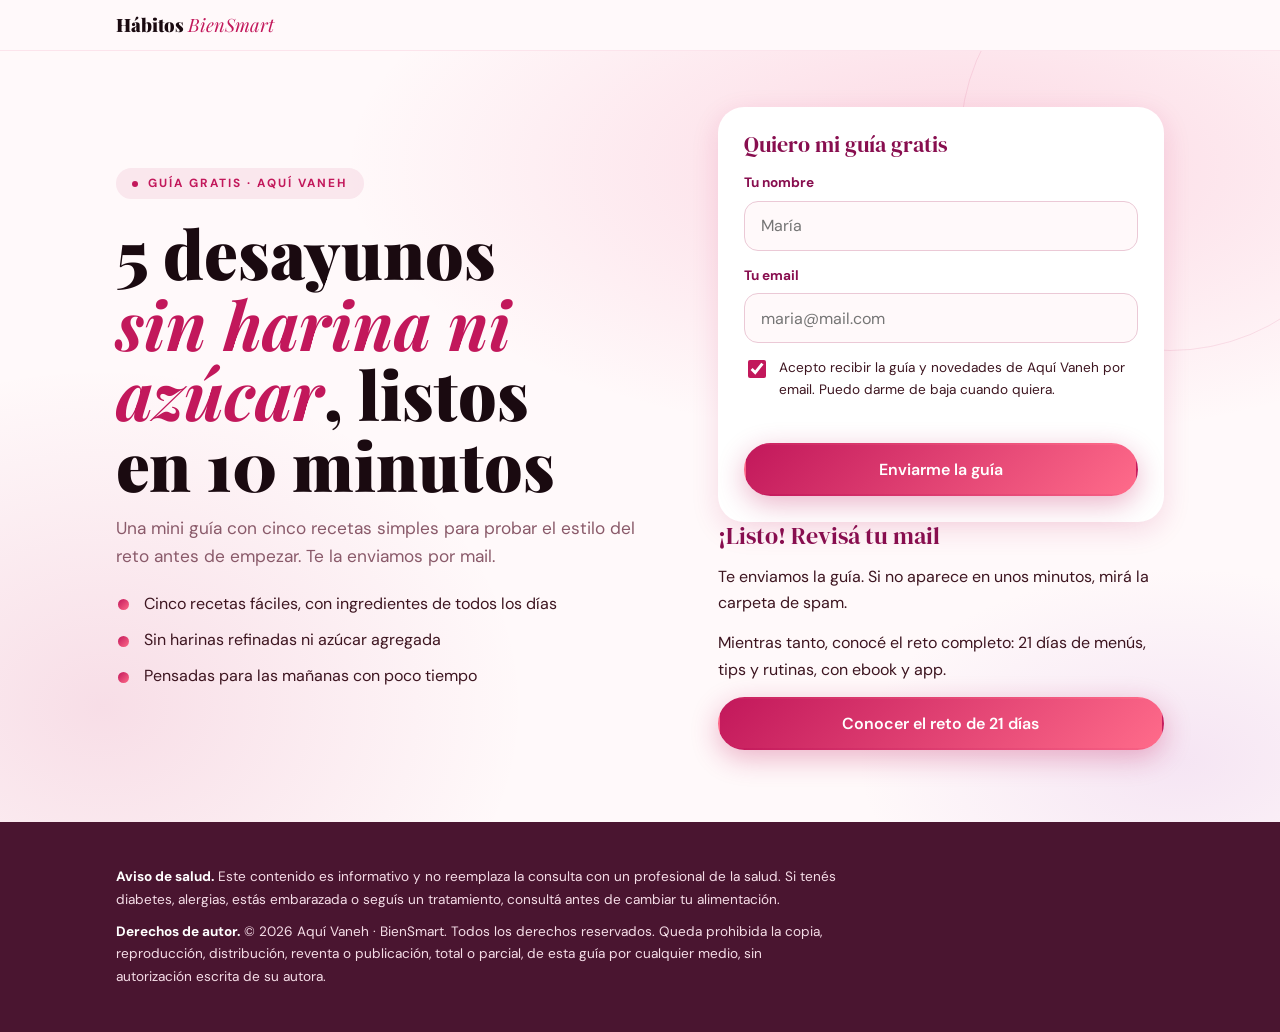
<file: habitos-biensmart/guia-gratuita/index.html>
<!doctype html>
<html lang="es">
<head>
<meta charset="utf-8">
<meta name="viewport" content="width=device-width, initial-scale=1, viewport-fit=cover">
<title>Guía gratis BienSmart</title>
<link rel="stylesheet" href="https://fonts.googleapis.com/css2?family=DM+Sans:wght@400;500;600;700&family=DM+Serif+Display:ital@0;1&family=Playfair+Display:ital,wght@0,700;0,900;1,400;1,700&display=swap">
<style>
/* Concepto: la estética original de Aquí Vaneh. Crema con degradés pastel, pastillas blancas, formas orgánicas y botón magenta a coral. */
:root{
  --magenta:#C2185B; --magenta-d:#880E4F; --rose:#F06292; --rose-l:#FCE4EC; --rose-m:#F8BBD9;
  --blush:#FFF0F5; --cream:#FFF9FA; --coral:#FF6B8A; --lilac:#CE93D8; --lilac-l:#F6EAF8;
  --dark:#1A0A10; --ink:#3D1520; --mid:#4A1530; --muted:#8A5A6A; --white:#FFFFFF;
  --display:'DM Serif Display',Georgia,serif; --accent:'Playfair Display',Georgia,serif; --body:'DM Sans',system-ui,sans-serif;
  --shadow:0 8px 28px rgba(194,24,91,.14);
  color-scheme:light;
}
*{box-sizing:border-box}
html{scroll-behavior:smooth}
body{margin:0;background:var(--cream);color:var(--ink);font-family:var(--body);font-size:16px;line-height:1.65;overflow-x:hidden}
.wrap{max-width:1080px;margin-inline:auto;padding-left:max(16px,env(safe-area-inset-left,0px));padding-right:max(16px,env(safe-area-inset-right,0px));position:relative;z-index:1}
section{padding-block:72px;position:relative;overflow:hidden}
h1,h2,h3,h4{margin:0;text-wrap:balance}
h1,h2{font-family:var(--accent);font-weight:900;line-height:1.05;color:var(--dark)}
h2{font-size:clamp(2rem,5.4vw,3.1rem)}
h3{font-family:var(--display);font-weight:400;font-size:1.35rem;line-height:1.15;color:var(--magenta-d)}
em{font-family:var(--accent);font-style:italic;font-weight:700;color:var(--magenta)}
p{margin:0}
.eyebrow{display:inline-flex;align-items:center;gap:10px;font-size:.74rem;letter-spacing:.17em;text-transform:uppercase;font-weight:700;color:var(--magenta);background:rgba(194,24,91,.08);padding:6px 16px;border-radius:100px;margin-bottom:18px}
.eyebrow::before{content:"";width:6px;height:6px;border-radius:50%;background:var(--magenta)}
.lead{font-size:1.08rem;color:var(--muted);max-width:58ch}
.btn{display:inline-flex;align-items:center;justify-content:center;min-height:50px;padding:14px 32px;border-radius:100px;border:2px solid transparent;background:linear-gradient(135deg,var(--magenta),var(--coral));color:var(--white);font:600 1rem var(--body);cursor:pointer;text-decoration:none;box-shadow:0 8px 28px rgba(194,24,91,.32);transition:transform .2s,box-shadow .2s}
.btn:hover{transform:translateY(-3px);box-shadow:0 14px 36px rgba(194,24,91,.4)}
.btn:focus-visible,input:focus-visible,summary:focus-visible,.tab:focus-visible,.locked button:focus-visible{outline:3px solid var(--rose);outline-offset:3px}
.btn.ghost{background:var(--white);color:var(--magenta-d);border-color:rgba(194,24,91,.25);box-shadow:0 2px 10px rgba(194,24,91,.08)}
.btn.ghost:hover{background:var(--rose-l)}
.row{display:flex;flex-wrap:wrap;gap:12px}
.pills{display:flex;flex-wrap:wrap;gap:10px;margin:0 0 34px;padding:0;list-style:none}
.pills li{font-size:.82rem;font-weight:500;padding:7px 16px;border-radius:100px;background:var(--white);color:var(--magenta-d);border:1px solid rgba(194,24,91,.18);box-shadow:0 2px 8px rgba(194,24,91,.06)}
.deco{position:absolute;border-radius:50%;pointer-events:none}
/* header */
header{position:sticky;top:env(safe-area-inset-top,0px);z-index:20;background:rgba(255,249,250,.92);backdrop-filter:blur(8px);border-bottom:1px solid var(--rose-l)}
body::before{content:"";position:fixed;inset:0 0 auto;height:env(safe-area-inset-top,0px);z-index:30;background:var(--cream)}
header .wrap{display:flex;align-items:center;justify-content:space-between;gap:12px;padding-block:10px}
.brand{font-family:var(--accent);font-weight:900;color:var(--dark);font-size:1.15rem;text-decoration:none}
.brand span{color:var(--magenta);font-style:italic;font-weight:400}
header .btn{min-height:42px;padding:8px 20px;font-size:.9rem;box-shadow:0 4px 14px rgba(194,24,91,.25)}
/* hero */
.hero{background:radial-gradient(ellipse 80% 60% at 75% 15%,rgba(240,98,146,.22),transparent 60%),radial-gradient(ellipse 60% 80% at 8% 85%,rgba(194,24,91,.12),transparent 55%),radial-gradient(ellipse 50% 50% at 92% 92%,rgba(206,147,216,.2),transparent 50%),var(--cream);padding-block:64px 72px}
.hero .wrap{display:grid;grid-template-columns:1fr;gap:40px;align-items:center}
.hero h1{font-size:clamp(2.9rem,10vw,5.4rem);margin-bottom:10px}
.hero .sub{font-family:var(--accent);font-style:italic;font-size:clamp(1.1rem,3vw,1.5rem);color:var(--magenta);margin-bottom:18px}
.hero .lead{margin-bottom:24px}
.visual{position:relative;display:grid;place-items:center;min-height:340px}
.blob{position:relative;width:min(320px,78vw);aspect-ratio:4/5;background:linear-gradient(145deg,var(--rose-l),rgba(194,24,91,.12));border-radius:60% 40% 55% 45%/45% 55% 45% 55%;animation:morph 8s ease-in-out infinite}
.blob i{position:absolute;inset:16px;background:linear-gradient(160deg,#FCE4EC,#F8BBD9 55%,#F48FB1);border-radius:inherit;box-shadow:var(--shadow);display:grid;place-content:center;text-align:center;padding:20px}
.blob b{font-family:var(--accent);font-weight:900;font-size:clamp(4.5rem,18vw,6.5rem);line-height:.9;color:var(--white);text-shadow:0 4px 18px rgba(194,24,91,.3);font-style:normal}
.blob span{font-size:.8rem;letter-spacing:.18em;text-transform:uppercase;font-weight:700;color:var(--magenta-d)}
.float{position:absolute;background:var(--white);border-radius:16px;padding:9px 14px;box-shadow:0 6px 22px rgba(194,24,91,.15);font-size:.8rem;font-weight:700;color:var(--magenta-d);animation:bob 4s ease-in-out infinite}
.float.a{top:6%;left:0}.float.b{top:22%;right:0;animation-delay:-1.5s}.float.c{bottom:10%;left:2%;animation-delay:-3s}
@keyframes morph{0%,100%{border-radius:60% 40% 55% 45%/45% 55% 45% 55%}50%{border-radius:40% 60% 45% 55%/55% 45% 55% 45%}}
@keyframes bob{0%,100%{transform:translateY(0)}50%{transform:translateY(-10px)}}
@media(min-width:860px){.hero .wrap{grid-template-columns:1.1fr .9fr;gap:56px}}
/* why 21 */
.why{background:linear-gradient(180deg,var(--cream),var(--rose-l))}
.why-grid{display:grid;grid-template-columns:1fr;gap:30px;margin-top:26px;align-items:center}
.bigcircle{aspect-ratio:1;width:min(220px,60%);border-radius:50%;background:radial-gradient(circle at 30% 25%,var(--white),var(--rose-m));box-shadow:var(--shadow);display:grid;place-content:center;text-align:center;font-family:var(--accent);color:var(--magenta)}
.bigcircle b{font-size:4.8rem;line-height:1;font-weight:900}
.bigcircle small{font-family:var(--body);font-size:.8rem;letter-spacing:.16em;text-transform:uppercase;font-weight:700;color:var(--magenta-d)}
.why p+p{margin-top:14px}
.note{font-size:.82rem;color:var(--muted)}
@media(min-width:760px){.why-grid{grid-template-columns:240px 1fr;gap:56px}}
/* cards */
.cards{display:grid;grid-template-columns:repeat(auto-fit,minmax(230px,1fr));gap:18px;margin-top:30px}
.card{background:var(--white);border:1px solid var(--rose-l);border-radius:24px;padding:24px;box-shadow:0 4px 18px rgba(194,24,91,.06)}
.card:nth-child(2){background:var(--lilac-l)}.card:nth-child(3){background:var(--blush)}.card:nth-child(4){background:var(--rose-l)}
.card h3{margin-bottom:8px}
.card p{color:var(--muted);font-size:.95rem}
.tag{display:inline-block;background:var(--white);color:var(--magenta-d);border-radius:100px;font-size:.7rem;font-weight:700;padding:3px 12px;letter-spacing:.1em;text-transform:uppercase;margin-bottom:12px;border:1px solid rgba(194,24,91,.15)}
/* weeks */
.weeks-sec{background:var(--blush)}
.weeks{display:grid;gap:18px;margin-top:30px;grid-template-columns:1fr}
.week{background:var(--white);border-radius:24px;padding:24px;box-shadow:0 4px 18px rgba(194,24,91,.07);border:1px solid var(--rose-l)}
.week .eyebrow{margin-bottom:12px}
.week:nth-child(2) .eyebrow{background:rgba(206,147,216,.22)}
.week:nth-child(3) .eyebrow{background:rgba(255,107,138,.16)}
.week h3{margin-bottom:6px}
.week p{color:var(--muted);font-size:.95rem}
@media(min-width:800px){.weeks{grid-template-columns:repeat(3,1fr)}}
/* sample */
.sample{background:linear-gradient(180deg,var(--blush),var(--lilac-l))}
.day{background:var(--white);border:1px solid var(--rose-l);border-radius:28px;overflow:hidden;margin-top:28px;box-shadow:var(--shadow)}
.day-head{background:linear-gradient(135deg,var(--rose-l),var(--rose-m));padding:22px 24px}
.day-head .eyebrow{background:rgba(255,255,255,.65);margin-bottom:10px}
.day-head h3{color:var(--dark);font-size:1.5rem}
.tabs{display:flex;flex-wrap:wrap;gap:8px;padding:16px 18px 0}
.tab{border:1px solid rgba(194,24,91,.18);background:var(--white);color:var(--magenta-d);border-radius:100px;padding:8px 18px;font:600 .88rem var(--body);cursor:pointer;min-height:42px}
.tab[aria-selected="true"]{background:linear-gradient(135deg,var(--magenta),var(--coral));color:var(--white);border-color:transparent}
.panel{padding:20px 24px 28px}
.panel h4{font-family:var(--display);font-weight:400;font-size:1.35rem;color:var(--magenta-d);margin:0 0 12px}
.panel .eyebrow{margin-bottom:10px}
.cols{display:grid;grid-template-columns:1fr;gap:20px}
@media(min-width:680px){.cols{grid-template-columns:1fr 1fr}}
.panel ul,.panel ol{margin:6px 0 0;padding-left:1.2rem}
.panel li{margin-bottom:4px}
.macros{display:flex;flex-wrap:wrap;gap:8px;margin-top:18px}
.macros span{background:var(--rose-l);color:var(--magenta-d);border-radius:100px;padding:5px 14px;font-size:.82rem;font-weight:600}
.locked{display:grid;grid-template-columns:repeat(auto-fill,minmax(70px,1fr));gap:10px;margin-top:24px}
.locked button{border:1px dashed var(--rose);background:rgba(255,255,255,.6);color:var(--muted);border-radius:16px;padding:10px 0;font:600 .85rem var(--body);cursor:pointer;min-height:46px}
.locked button:hover{background:var(--white);color:var(--magenta-d)}
.locked-note{font-size:.9rem;color:var(--muted);margin-top:12px}
/* about */
.about-sec{background:linear-gradient(180deg,var(--lilac-l),var(--cream))}
.about{display:grid;grid-template-columns:1fr;gap:34px;align-items:center}
.portrait{position:relative;width:min(300px,80%);aspect-ratio:4/5;border-radius:60% 40% 55% 45%/45% 55% 45% 55%;background:linear-gradient(160deg,var(--rose-l),var(--rose-m) 55%,#F48FB1);box-shadow:var(--shadow);display:grid;place-content:center;color:var(--white);font-family:var(--accent);font-weight:700;font-size:1.1rem;text-align:center;padding:20px;text-shadow:0 2px 10px rgba(194,24,91,.35)}
@media(min-width:760px){.about{grid-template-columns:320px 1fr;gap:64px}}
.about p+p{margin-top:12px}
.stats{display:flex;flex-wrap:wrap;gap:14px;margin-top:24px}
.stats div{background:var(--white);border-radius:20px;padding:12px 20px;box-shadow:0 4px 16px rgba(194,24,91,.08)}
.stats b{display:block;font-family:var(--accent);font-weight:900;font-size:1.9rem;line-height:1.1;color:var(--magenta)}
.stats span{font-size:.8rem;color:var(--muted)}
/* lead magnet */
.magnet{background:linear-gradient(135deg,var(--rose-l),var(--lilac-l))}
.mag-grid{display:grid;grid-template-columns:1fr;gap:32px;align-items:center}
@media(min-width:800px){.mag-grid{grid-template-columns:1.1fr 1fr;gap:56px}}
form.box{background:var(--white);border-radius:26px;padding:26px;display:grid;gap:14px;box-shadow:var(--shadow)}
label{font-size:.85rem;font-weight:700;color:var(--magenta-d);display:grid;gap:6px}
input[type=text],input[type=email]{font:1rem var(--body);padding:12px 16px;border:1.5px solid #EBC9D6;border-radius:14px;background:var(--cream);color:var(--ink);width:100%;min-height:50px}
.check{display:flex;gap:10px;align-items:flex-start;font-weight:400;font-size:.85rem;color:var(--ink)}
.check input{margin-top:3px;width:18px;height:18px;accent-color:var(--magenta);flex:none}
.msg{font-size:.9rem;padding:12px 16px;border-radius:14px;background:#E8F5E9;color:#1B5E20}
.err{font-size:.82rem;color:#B00020;min-height:1em}
/* buy */
.buy{background:linear-gradient(180deg,var(--cream),var(--blush))}
.buy-grid{display:grid;grid-template-columns:1fr;gap:32px;align-items:start}
@media(min-width:800px){.buy-grid{grid-template-columns:1fr 1fr;gap:56px}}
.price{font-family:var(--accent);font-weight:900;font-size:3.4rem;color:var(--magenta);line-height:1;margin:10px 0 4px}
.price small{font-family:var(--body);font-weight:400;font-size:.9rem;color:var(--muted)}
.price-old{font-size:1.15rem;color:var(--muted);text-decoration:line-through}
.off-badge{display:inline-block;background:linear-gradient(135deg,var(--magenta),var(--coral));color:var(--white);border-radius:100px;font-size:.78rem;font-weight:700;padding:4px 14px;margin-left:8px;vertical-align:middle}
.incl{list-style:none;padding:0;margin:20px 0 0;display:grid;gap:10px}
.incl li{padding-left:28px;position:relative}
.incl li::before{content:"";position:absolute;left:2px;top:.55em;width:11px;height:11px;border-radius:50%;background:linear-gradient(135deg,var(--magenta),var(--coral))}
.pay{background:var(--white);border:1px solid var(--rose-l);border-radius:26px;padding:26px;display:grid;gap:14px;box-shadow:var(--shadow)}
.paytabs{display:grid;grid-template-columns:1fr 1fr;gap:8px}
.paytabs .tab{border-radius:16px;text-align:center}
.paybody{border:1.5px dashed var(--rose);border-radius:16px;padding:16px;font-size:.9rem;color:var(--muted);min-height:96px;background:var(--cream)}
.pay.off .paytabs,.pay.off .paybody{opacity:.45;pointer-events:none}
.hint{font-size:.82rem;color:var(--muted)}
/* faq */
.faq-sec{background:var(--cream)}
details{background:var(--white);border:1px solid var(--rose-l);border-radius:20px;padding:16px 22px;margin-bottom:10px}
summary{cursor:pointer;font-weight:700;color:var(--magenta-d);list-style:none;display:flex;justify-content:space-between;gap:12px;min-height:32px;align-items:center}
summary::after{content:"+";font-size:1.5rem;line-height:1;color:var(--magenta)}
details[open] summary::after{content:"–"}
summary::-webkit-details-marker{display:none}
details p{color:var(--muted);margin-top:8px;max-width:64ch}
/* footer */
footer{background:var(--mid);color:#F5DDE7;padding-block:44px}
footer p{font-size:.85rem;max-width:80ch}
footer p+p{margin-top:10px}
footer strong,footer a{color:var(--white)}
.toast{position:fixed;left:50%;bottom:calc(20px + env(safe-area-inset-bottom,0px));transform:translate(-50%,20px);background:var(--mid);color:var(--white);padding:12px 22px;border-radius:100px;font-size:.9rem;opacity:0;pointer-events:none;transition:.25s;z-index:40;max-width:calc(100% - 32px);text-align:center}
.toast.show{opacity:1;transform:translate(-50%,0)}
@media(max-width:600px){.hero .row{flex-direction:column}.hero .row .btn,.pay .btn,form.box .btn{width:100%}}
@media(max-width:600px){.eyebrow{display:flex;align-items:flex-start;gap:8px;background:none!important;padding:0;border-radius:0;font-size:.72rem;letter-spacing:.12em;line-height:1.5}.eyebrow::before{flex:none;margin-top:.5em}}
@media(prefers-reduced-motion:reduce){*{animation:none!important;transition:none!important;scroll-behavior:auto!important}}

.guia-hero{background:radial-gradient(ellipse 80% 60% at 75% 15%,rgba(240,98,146,.22),transparent 60%),radial-gradient(ellipse 60% 80% at 8% 85%,rgba(194,24,91,.12),transparent 55%),radial-gradient(ellipse 50% 50% at 92% 92%,rgba(206,147,216,.2),transparent 50%),var(--cream);padding-block:56px 72px}
.guia-hero .wrap{display:grid;grid-template-columns:1fr;gap:36px;align-items:center}
.guia-hero h1{font-size:clamp(2.4rem,8vw,4.2rem);margin-bottom:14px}
.list{list-style:none;padding:0;margin:20px 0 0;display:grid;gap:10px}
.list li{padding-left:28px;position:relative}
.list li::before{content:"";position:absolute;left:2px;top:.55em;width:11px;height:11px;border-radius:50%;background:linear-gradient(135deg,var(--magenta),var(--coral))}
.thanks{display:grid;gap:14px}
.thanks h3{font-size:1.5rem}
@media(min-width:860px){.guia-hero .wrap{grid-template-columns:1.1fr .9fr;gap:56px}}
@media(max-width:600px){form.box .btn,.thanks .btn{width:100%}}
</style>
</head>
<body>
<header>
  <div class="wrap">
    <a class="brand" href="#top">Hábitos <span>BienSmart</span></a>
  </div>
</header>
<main id="top">
<section class="guia-hero">
  <div class="deco" style="width:420px;height:420px;border:1px solid rgba(194,24,91,.1);top:-120px;right:-100px"></div>
  <div class="wrap">
    <div>
      <span class="eyebrow">Guía gratis · Aquí Vaneh</span>
      <h1>5 desayunos <em>sin harina ni azúcar</em>, listos en 10 minutos</h1>
      <p class="lead">Una mini guía con cinco recetas simples para probar el estilo del reto antes de empezar. Te la enviamos por mail.</p>
      <ul class="list">
        <li>Cinco recetas fáciles, con ingredientes de todos los días</li>
        <li>Sin harinas refinadas ni azúcar agregada</li>
        <li>Pensadas para las mañanas con poco tiempo</li>
      </ul>
    </div>
    <div>
      <form class="box" id="leadForm" novalidate>
        <h3>Quiero mi guía gratis</h3>
        <label for="lead-nombre">Tu nombre<input type="text" id="lead-nombre" autocomplete="given-name" placeholder="María"></label>
        <label for="lead-email">Tu email<input type="email" id="lead-email" autocomplete="email" placeholder="maria@mail.com"></label>
        <label class="check" for="lead-ok"><input type="checkbox" id="lead-ok" checked> Acepto recibir la guía y novedades de Aquí Vaneh por email. Puedo darme de baja cuando quiera.</label>
        <div class="err" id="leadErr" role="alert"></div>
        <button class="btn" type="submit">Enviarme la guía</button>
      </form>
      <div class="box thanks" id="thanks" hidden>
        <h3>¡Listo! Revisá tu mail</h3>
        <p>Te enviamos la guía. Si no aparece en unos minutos, mirá la carpeta de spam.</p>
        <p>Mientras tanto, conocé el reto completo: 21 días de menús, tips y rutinas, con ebook y app.</p>
        <a class="btn" href="/habitos-biensmart/">Conocer el reto de 21 días</a>
      </div>
    </div>
  </div>
</section>
</main>
<footer>
  <div class="wrap">
    <p><strong>Aviso de salud.</strong> Este contenido es informativo y no reemplaza la consulta con un profesional de la salud. Si tenés diabetes, alergias, estás embarazada o seguís un tratamiento, consultá antes de cambiar tu alimentación.</p>
    <p><strong>Derechos de autor.</strong> © 2026 Aquí Vaneh · BienSmart. Todos los derechos reservados. Queda prohibida la copia, reproducción, distribución, reventa o publicación, total o parcial, de esta guía por cualquier medio, sin autorización escrita de su autora.</p>
  </div>
</footer>
<script>
(function(){
  var $=function(s){return document.querySelector(s)};
  var ok=/^[^\s@]+@[^\s@]+\.[^\s@]+$/;
  $('#leadForm').addEventListener('submit',function(e){
    e.preventDefault();
    var n=$('#lead-nombre').value.trim(),m=$('#lead-email').value.trim(),c=$('#lead-ok').checked,er=$('#leadErr');
    if(!n){er.textContent='Escribí tu nombre.';return}
    if(!ok.test(m)){er.textContent='Revisá tu email, parece incompleto.';return}
    if(!c){er.textContent='Tildá la casilla para recibir la guía.';return}
    er.textContent='';$('#leadForm').hidden=true;$('#thanks').hidden=false;
    $('#thanks').scrollIntoView({behavior:'smooth',block:'center'});
  });
})();
</script>
</body>
</html>
</file>
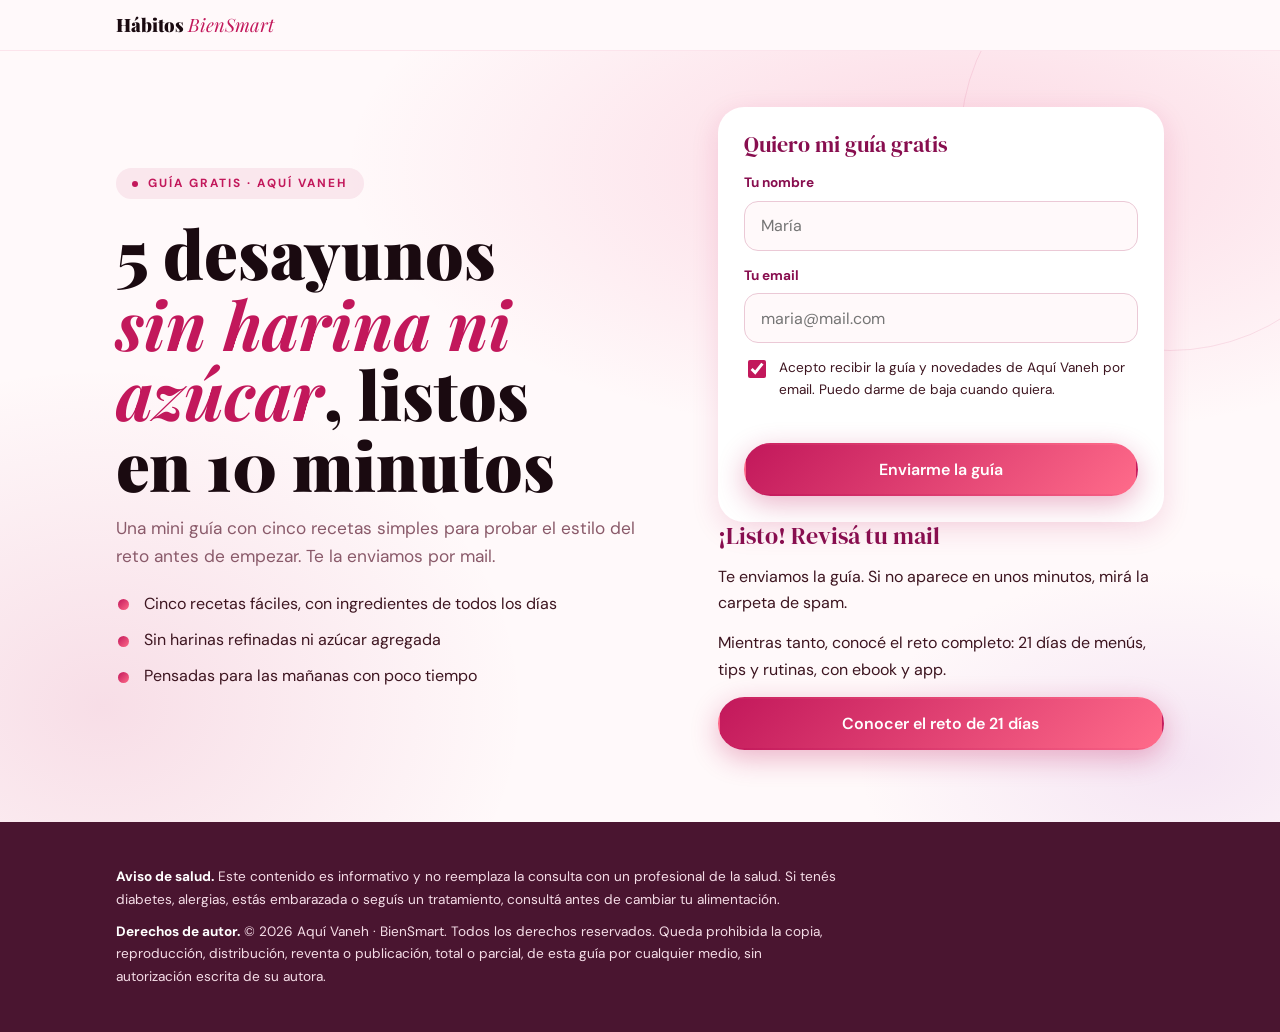
<file: guia.html>
<!doctype html>
<html lang="es">
<head>
<meta charset="utf-8">
<meta name="viewport" content="width=device-width, initial-scale=1, viewport-fit=cover">
<title>Guía gratis BienSmart</title>
<link rel="stylesheet" href="https://fonts.googleapis.com/css2?family=DM+Sans:wght@400;500;600;700&family=DM+Serif+Display:ital@0;1&family=Playfair+Display:ital,wght@0,700;0,900;1,400;1,700&display=swap">
<style>
/* Concepto: la estética original de Aquí Vaneh. Crema con degradés pastel, pastillas blancas, formas orgánicas y botón magenta a coral. */
:root{
  --magenta:#C2185B; --magenta-d:#880E4F; --rose:#F06292; --rose-l:#FCE4EC; --rose-m:#F8BBD9;
  --blush:#FFF0F5; --cream:#FFF9FA; --coral:#FF6B8A; --lilac:#CE93D8; --lilac-l:#F6EAF8;
  --dark:#1A0A10; --ink:#3D1520; --mid:#4A1530; --muted:#8A5A6A; --white:#FFFFFF;
  --display:'DM Serif Display',Georgia,serif; --accent:'Playfair Display',Georgia,serif; --body:'DM Sans',system-ui,sans-serif;
  --shadow:0 8px 28px rgba(194,24,91,.14);
  color-scheme:light;
}
*{box-sizing:border-box}
html{scroll-behavior:smooth}
body{margin:0;background:var(--cream);color:var(--ink);font-family:var(--body);font-size:16px;line-height:1.65;overflow-x:hidden}
.wrap{max-width:1080px;margin-inline:auto;padding-left:max(16px,env(safe-area-inset-left,0px));padding-right:max(16px,env(safe-area-inset-right,0px));position:relative;z-index:1}
section{padding-block:72px;position:relative;overflow:hidden}
h1,h2,h3,h4{margin:0;text-wrap:balance}
h1,h2{font-family:var(--accent);font-weight:900;line-height:1.05;color:var(--dark)}
h2{font-size:clamp(2rem,5.4vw,3.1rem)}
h3{font-family:var(--display);font-weight:400;font-size:1.35rem;line-height:1.15;color:var(--magenta-d)}
em{font-family:var(--accent);font-style:italic;font-weight:700;color:var(--magenta)}
p{margin:0}
.eyebrow{display:inline-flex;align-items:center;gap:10px;font-size:.74rem;letter-spacing:.17em;text-transform:uppercase;font-weight:700;color:var(--magenta);background:rgba(194,24,91,.08);padding:6px 16px;border-radius:100px;margin-bottom:18px}
.eyebrow::before{content:"";width:6px;height:6px;border-radius:50%;background:var(--magenta)}
.lead{font-size:1.08rem;color:var(--muted);max-width:58ch}
.btn{display:inline-flex;align-items:center;justify-content:center;min-height:50px;padding:14px 32px;border-radius:100px;border:2px solid transparent;background:linear-gradient(135deg,var(--magenta),var(--coral));color:var(--white);font:600 1rem var(--body);cursor:pointer;text-decoration:none;box-shadow:0 8px 28px rgba(194,24,91,.32);transition:transform .2s,box-shadow .2s}
.btn:hover{transform:translateY(-3px);box-shadow:0 14px 36px rgba(194,24,91,.4)}
.btn:focus-visible,input:focus-visible,summary:focus-visible,.tab:focus-visible,.locked button:focus-visible{outline:3px solid var(--rose);outline-offset:3px}
.btn.ghost{background:var(--white);color:var(--magenta-d);border-color:rgba(194,24,91,.25);box-shadow:0 2px 10px rgba(194,24,91,.08)}
.btn.ghost:hover{background:var(--rose-l)}
.row{display:flex;flex-wrap:wrap;gap:12px}
.pills{display:flex;flex-wrap:wrap;gap:10px;margin:0 0 34px;padding:0;list-style:none}
.pills li{font-size:.82rem;font-weight:500;padding:7px 16px;border-radius:100px;background:var(--white);color:var(--magenta-d);border:1px solid rgba(194,24,91,.18);box-shadow:0 2px 8px rgba(194,24,91,.06)}
.deco{position:absolute;border-radius:50%;pointer-events:none}
/* header */
header{position:sticky;top:env(safe-area-inset-top,0px);z-index:20;background:rgba(255,249,250,.92);backdrop-filter:blur(8px);border-bottom:1px solid var(--rose-l)}
body::before{content:"";position:fixed;inset:0 0 auto;height:env(safe-area-inset-top,0px);z-index:30;background:var(--cream)}
header .wrap{display:flex;align-items:center;justify-content:space-between;gap:12px;padding-block:10px}
.brand{font-family:var(--accent);font-weight:900;color:var(--dark);font-size:1.15rem;text-decoration:none}
.brand span{color:var(--magenta);font-style:italic;font-weight:400}
header .btn{min-height:42px;padding:8px 20px;font-size:.9rem;box-shadow:0 4px 14px rgba(194,24,91,.25)}
/* hero */
.hero{background:radial-gradient(ellipse 80% 60% at 75% 15%,rgba(240,98,146,.22),transparent 60%),radial-gradient(ellipse 60% 80% at 8% 85%,rgba(194,24,91,.12),transparent 55%),radial-gradient(ellipse 50% 50% at 92% 92%,rgba(206,147,216,.2),transparent 50%),var(--cream);padding-block:64px 72px}
.hero .wrap{display:grid;grid-template-columns:1fr;gap:40px;align-items:center}
.hero h1{font-size:clamp(2.9rem,10vw,5.4rem);margin-bottom:10px}
.hero .sub{font-family:var(--accent);font-style:italic;font-size:clamp(1.1rem,3vw,1.5rem);color:var(--magenta);margin-bottom:18px}
.hero .lead{margin-bottom:24px}
.visual{position:relative;display:grid;place-items:center;min-height:340px}
.blob{position:relative;width:min(320px,78vw);aspect-ratio:4/5;background:linear-gradient(145deg,var(--rose-l),rgba(194,24,91,.12));border-radius:60% 40% 55% 45%/45% 55% 45% 55%;animation:morph 8s ease-in-out infinite}
.blob i{position:absolute;inset:16px;background:linear-gradient(160deg,#FCE4EC,#F8BBD9 55%,#F48FB1);border-radius:inherit;box-shadow:var(--shadow);display:grid;place-content:center;text-align:center;padding:20px}
.blob b{font-family:var(--accent);font-weight:900;font-size:clamp(4.5rem,18vw,6.5rem);line-height:.9;color:var(--white);text-shadow:0 4px 18px rgba(194,24,91,.3);font-style:normal}
.blob span{font-size:.8rem;letter-spacing:.18em;text-transform:uppercase;font-weight:700;color:var(--magenta-d)}
.float{position:absolute;background:var(--white);border-radius:16px;padding:9px 14px;box-shadow:0 6px 22px rgba(194,24,91,.15);font-size:.8rem;font-weight:700;color:var(--magenta-d);animation:bob 4s ease-in-out infinite}
.float.a{top:6%;left:0}.float.b{top:22%;right:0;animation-delay:-1.5s}.float.c{bottom:10%;left:2%;animation-delay:-3s}
@keyframes morph{0%,100%{border-radius:60% 40% 55% 45%/45% 55% 45% 55%}50%{border-radius:40% 60% 45% 55%/55% 45% 55% 45%}}
@keyframes bob{0%,100%{transform:translateY(0)}50%{transform:translateY(-10px)}}
@media(min-width:860px){.hero .wrap{grid-template-columns:1.1fr .9fr;gap:56px}}
/* why 21 */
.why{background:linear-gradient(180deg,var(--cream),var(--rose-l))}
.why-grid{display:grid;grid-template-columns:1fr;gap:30px;margin-top:26px;align-items:center}
.bigcircle{aspect-ratio:1;width:min(220px,60%);border-radius:50%;background:radial-gradient(circle at 30% 25%,var(--white),var(--rose-m));box-shadow:var(--shadow);display:grid;place-content:center;text-align:center;font-family:var(--accent);color:var(--magenta)}
.bigcircle b{font-size:4.8rem;line-height:1;font-weight:900}
.bigcircle small{font-family:var(--body);font-size:.8rem;letter-spacing:.16em;text-transform:uppercase;font-weight:700;color:var(--magenta-d)}
.why p+p{margin-top:14px}
.note{font-size:.82rem;color:var(--muted)}
@media(min-width:760px){.why-grid{grid-template-columns:240px 1fr;gap:56px}}
/* cards */
.cards{display:grid;grid-template-columns:repeat(auto-fit,minmax(230px,1fr));gap:18px;margin-top:30px}
.card{background:var(--white);border:1px solid var(--rose-l);border-radius:24px;padding:24px;box-shadow:0 4px 18px rgba(194,24,91,.06)}
.card:nth-child(2){background:var(--lilac-l)}.card:nth-child(3){background:var(--blush)}.card:nth-child(4){background:var(--rose-l)}
.card h3{margin-bottom:8px}
.card p{color:var(--muted);font-size:.95rem}
.tag{display:inline-block;background:var(--white);color:var(--magenta-d);border-radius:100px;font-size:.7rem;font-weight:700;padding:3px 12px;letter-spacing:.1em;text-transform:uppercase;margin-bottom:12px;border:1px solid rgba(194,24,91,.15)}
/* weeks */
.weeks-sec{background:var(--blush)}
.weeks{display:grid;gap:18px;margin-top:30px;grid-template-columns:1fr}
.week{background:var(--white);border-radius:24px;padding:24px;box-shadow:0 4px 18px rgba(194,24,91,.07);border:1px solid var(--rose-l)}
.week .eyebrow{margin-bottom:12px}
.week:nth-child(2) .eyebrow{background:rgba(206,147,216,.22)}
.week:nth-child(3) .eyebrow{background:rgba(255,107,138,.16)}
.week h3{margin-bottom:6px}
.week p{color:var(--muted);font-size:.95rem}
@media(min-width:800px){.weeks{grid-template-columns:repeat(3,1fr)}}
/* sample */
.sample{background:linear-gradient(180deg,var(--blush),var(--lilac-l))}
.day{background:var(--white);border:1px solid var(--rose-l);border-radius:28px;overflow:hidden;margin-top:28px;box-shadow:var(--shadow)}
.day-head{background:linear-gradient(135deg,var(--rose-l),var(--rose-m));padding:22px 24px}
.day-head .eyebrow{background:rgba(255,255,255,.65);margin-bottom:10px}
.day-head h3{color:var(--dark);font-size:1.5rem}
.tabs{display:flex;flex-wrap:wrap;gap:8px;padding:16px 18px 0}
.tab{border:1px solid rgba(194,24,91,.18);background:var(--white);color:var(--magenta-d);border-radius:100px;padding:8px 18px;font:600 .88rem var(--body);cursor:pointer;min-height:42px}
.tab[aria-selected="true"]{background:linear-gradient(135deg,var(--magenta),var(--coral));color:var(--white);border-color:transparent}
.panel{padding:20px 24px 28px}
.panel h4{font-family:var(--display);font-weight:400;font-size:1.35rem;color:var(--magenta-d);margin:0 0 12px}
.panel .eyebrow{margin-bottom:10px}
.cols{display:grid;grid-template-columns:1fr;gap:20px}
@media(min-width:680px){.cols{grid-template-columns:1fr 1fr}}
.panel ul,.panel ol{margin:6px 0 0;padding-left:1.2rem}
.panel li{margin-bottom:4px}
.macros{display:flex;flex-wrap:wrap;gap:8px;margin-top:18px}
.macros span{background:var(--rose-l);color:var(--magenta-d);border-radius:100px;padding:5px 14px;font-size:.82rem;font-weight:600}
.locked{display:grid;grid-template-columns:repeat(auto-fill,minmax(70px,1fr));gap:10px;margin-top:24px}
.locked button{border:1px dashed var(--rose);background:rgba(255,255,255,.6);color:var(--muted);border-radius:16px;padding:10px 0;font:600 .85rem var(--body);cursor:pointer;min-height:46px}
.locked button:hover{background:var(--white);color:var(--magenta-d)}
.locked-note{font-size:.9rem;color:var(--muted);margin-top:12px}
/* about */
.about-sec{background:linear-gradient(180deg,var(--lilac-l),var(--cream))}
.about{display:grid;grid-template-columns:1fr;gap:34px;align-items:center}
.portrait{position:relative;width:min(300px,80%);aspect-ratio:4/5;border-radius:60% 40% 55% 45%/45% 55% 45% 55%;background:linear-gradient(160deg,var(--rose-l),var(--rose-m) 55%,#F48FB1);box-shadow:var(--shadow);display:grid;place-content:center;color:var(--white);font-family:var(--accent);font-weight:700;font-size:1.1rem;text-align:center;padding:20px;text-shadow:0 2px 10px rgba(194,24,91,.35)}
@media(min-width:760px){.about{grid-template-columns:320px 1fr;gap:64px}}
.about p+p{margin-top:12px}
.stats{display:flex;flex-wrap:wrap;gap:14px;margin-top:24px}
.stats div{background:var(--white);border-radius:20px;padding:12px 20px;box-shadow:0 4px 16px rgba(194,24,91,.08)}
.stats b{display:block;font-family:var(--accent);font-weight:900;font-size:1.9rem;line-height:1.1;color:var(--magenta)}
.stats span{font-size:.8rem;color:var(--muted)}
/* lead magnet */
.magnet{background:linear-gradient(135deg,var(--rose-l),var(--lilac-l))}
.mag-grid{display:grid;grid-template-columns:1fr;gap:32px;align-items:center}
@media(min-width:800px){.mag-grid{grid-template-columns:1.1fr 1fr;gap:56px}}
form.box{background:var(--white);border-radius:26px;padding:26px;display:grid;gap:14px;box-shadow:var(--shadow)}
label{font-size:.85rem;font-weight:700;color:var(--magenta-d);display:grid;gap:6px}
input[type=text],input[type=email]{font:1rem var(--body);padding:12px 16px;border:1.5px solid #EBC9D6;border-radius:14px;background:var(--cream);color:var(--ink);width:100%;min-height:50px}
.check{display:flex;gap:10px;align-items:flex-start;font-weight:400;font-size:.85rem;color:var(--ink)}
.check input{margin-top:3px;width:18px;height:18px;accent-color:var(--magenta);flex:none}
.msg{font-size:.9rem;padding:12px 16px;border-radius:14px;background:#E8F5E9;color:#1B5E20}
.err{font-size:.82rem;color:#B00020;min-height:1em}
/* buy */
.buy{background:linear-gradient(180deg,var(--cream),var(--blush))}
.buy-grid{display:grid;grid-template-columns:1fr;gap:32px;align-items:start}
@media(min-width:800px){.buy-grid{grid-template-columns:1fr 1fr;gap:56px}}
.price{font-family:var(--accent);font-weight:900;font-size:3.4rem;color:var(--magenta);line-height:1;margin:10px 0 4px}
.price small{font-family:var(--body);font-weight:400;font-size:.9rem;color:var(--muted)}
.price-old{font-size:1.15rem;color:var(--muted);text-decoration:line-through}
.off-badge{display:inline-block;background:linear-gradient(135deg,var(--magenta),var(--coral));color:var(--white);border-radius:100px;font-size:.78rem;font-weight:700;padding:4px 14px;margin-left:8px;vertical-align:middle}
.incl{list-style:none;padding:0;margin:20px 0 0;display:grid;gap:10px}
.incl li{padding-left:28px;position:relative}
.incl li::before{content:"";position:absolute;left:2px;top:.55em;width:11px;height:11px;border-radius:50%;background:linear-gradient(135deg,var(--magenta),var(--coral))}
.pay{background:var(--white);border:1px solid var(--rose-l);border-radius:26px;padding:26px;display:grid;gap:14px;box-shadow:var(--shadow)}
.paytabs{display:grid;grid-template-columns:1fr 1fr;gap:8px}
.paytabs .tab{border-radius:16px;text-align:center}
.paybody{border:1.5px dashed var(--rose);border-radius:16px;padding:16px;font-size:.9rem;color:var(--muted);min-height:96px;background:var(--cream)}
.pay.off .paytabs,.pay.off .paybody{opacity:.45;pointer-events:none}
.hint{font-size:.82rem;color:var(--muted)}
/* faq */
.faq-sec{background:var(--cream)}
details{background:var(--white);border:1px solid var(--rose-l);border-radius:20px;padding:16px 22px;margin-bottom:10px}
summary{cursor:pointer;font-weight:700;color:var(--magenta-d);list-style:none;display:flex;justify-content:space-between;gap:12px;min-height:32px;align-items:center}
summary::after{content:"+";font-size:1.5rem;line-height:1;color:var(--magenta)}
details[open] summary::after{content:"–"}
summary::-webkit-details-marker{display:none}
details p{color:var(--muted);margin-top:8px;max-width:64ch}
/* footer */
footer{background:var(--mid);color:#F5DDE7;padding-block:44px}
footer p{font-size:.85rem;max-width:80ch}
footer p+p{margin-top:10px}
footer strong,footer a{color:var(--white)}
.toast{position:fixed;left:50%;bottom:calc(20px + env(safe-area-inset-bottom,0px));transform:translate(-50%,20px);background:var(--mid);color:var(--white);padding:12px 22px;border-radius:100px;font-size:.9rem;opacity:0;pointer-events:none;transition:.25s;z-index:40;max-width:calc(100% - 32px);text-align:center}
.toast.show{opacity:1;transform:translate(-50%,0)}
@media(max-width:600px){.hero .row{flex-direction:column}.hero .row .btn,.pay .btn,form.box .btn{width:100%}}
@media(max-width:600px){.eyebrow{display:flex;align-items:flex-start;gap:8px;background:none!important;padding:0;border-radius:0;font-size:.72rem;letter-spacing:.12em;line-height:1.5}.eyebrow::before{flex:none;margin-top:.5em}}
@media(prefers-reduced-motion:reduce){*{animation:none!important;transition:none!important;scroll-behavior:auto!important}}

.guia-hero{background:radial-gradient(ellipse 80% 60% at 75% 15%,rgba(240,98,146,.22),transparent 60%),radial-gradient(ellipse 60% 80% at 8% 85%,rgba(194,24,91,.12),transparent 55%),radial-gradient(ellipse 50% 50% at 92% 92%,rgba(206,147,216,.2),transparent 50%),var(--cream);padding-block:56px 72px}
.guia-hero .wrap{display:grid;grid-template-columns:1fr;gap:36px;align-items:center}
.guia-hero h1{font-size:clamp(2.4rem,8vw,4.2rem);margin-bottom:14px}
.list{list-style:none;padding:0;margin:20px 0 0;display:grid;gap:10px}
.list li{padding-left:28px;position:relative}
.list li::before{content:"";position:absolute;left:2px;top:.55em;width:11px;height:11px;border-radius:50%;background:linear-gradient(135deg,var(--magenta),var(--coral))}
.thanks{display:grid;gap:14px}
.thanks h3{font-size:1.5rem}
@media(min-width:860px){.guia-hero .wrap{grid-template-columns:1.1fr .9fr;gap:56px}}
@media(max-width:600px){form.box .btn,.thanks .btn{width:100%}}
</style>
</head>
<body>
<header>
  <div class="wrap">
    <a class="brand" href="#top">Hábitos <span>BienSmart</span></a>
  </div>
</header>
<main id="top">
<section class="guia-hero">
  <div class="deco" style="width:420px;height:420px;border:1px solid rgba(194,24,91,.1);top:-120px;right:-100px"></div>
  <div class="wrap">
    <div>
      <span class="eyebrow">Guía gratis · Aquí Vaneh</span>
      <h1>5 desayunos <em>sin harina ni azúcar</em>, listos en 10 minutos</h1>
      <p class="lead">Una mini guía con cinco recetas simples para probar el estilo del reto antes de empezar. Te la enviamos por mail.</p>
      <ul class="list">
        <li>Cinco recetas fáciles, con ingredientes de todos los días</li>
        <li>Sin harinas refinadas ni azúcar agregada</li>
        <li>Pensadas para las mañanas con poco tiempo</li>
      </ul>
    </div>
    <div>
      <form class="box" id="leadForm" novalidate>
        <h3>Quiero mi guía gratis</h3>
        <label for="lead-nombre">Tu nombre<input type="text" id="lead-nombre" autocomplete="given-name" placeholder="María"></label>
        <label for="lead-email">Tu email<input type="email" id="lead-email" autocomplete="email" placeholder="maria@mail.com"></label>
        <label class="check" for="lead-ok"><input type="checkbox" id="lead-ok" checked> Acepto recibir la guía y novedades de Aquí Vaneh por email. Puedo darme de baja cuando quiera.</label>
        <div class="err" id="leadErr" role="alert"></div>
        <button class="btn" type="submit">Enviarme la guía</button>
      </form>
      <div class="box thanks" id="thanks" hidden>
        <h3>¡Listo! Revisá tu mail</h3>
        <p>Te enviamos la guía. Si no aparece en unos minutos, mirá la carpeta de spam.</p>
        <p>Mientras tanto, conocé el reto completo: 21 días de menús, tips y rutinas, con ebook y app.</p>
        <a class="btn" href="index.html">Conocer el reto de 21 días</a>
      </div>
    </div>
  </div>
</section>
</main>
<footer>
  <div class="wrap">
    <p><strong>Aviso de salud.</strong> Este contenido es informativo y no reemplaza la consulta con un profesional de la salud. Si tenés diabetes, alergias, estás embarazada o seguís un tratamiento, consultá antes de cambiar tu alimentación.</p>
    <p><strong>Derechos de autor.</strong> © 2026 Aquí Vaneh · BienSmart. Todos los derechos reservados. Queda prohibida la copia, reproducción, distribución, reventa o publicación, total o parcial, de esta guía por cualquier medio, sin autorización escrita de su autora.</p>
  </div>
</footer>
<script>
(function(){
  var $=function(s){return document.querySelector(s)};
  var ok=/^[^\s@]+@[^\s@]+\.[^\s@]+$/;
  $('#leadForm').addEventListener('submit',function(e){
    e.preventDefault();
    var n=$('#lead-nombre').value.trim(),m=$('#lead-email').value.trim(),c=$('#lead-ok').checked,er=$('#leadErr');
    if(!n){er.textContent='Escribí tu nombre.';return}
    if(!ok.test(m)){er.textContent='Revisá tu email, parece incompleto.';return}
    if(!c){er.textContent='Tildá la casilla para recibir la guía.';return}
    er.textContent='';$('#leadForm').hidden=true;$('#thanks').hidden=false;
    $('#thanks').scrollIntoView({behavior:'smooth',block:'center'});
  });
})();
</script>
</body>
</html>
</file>
